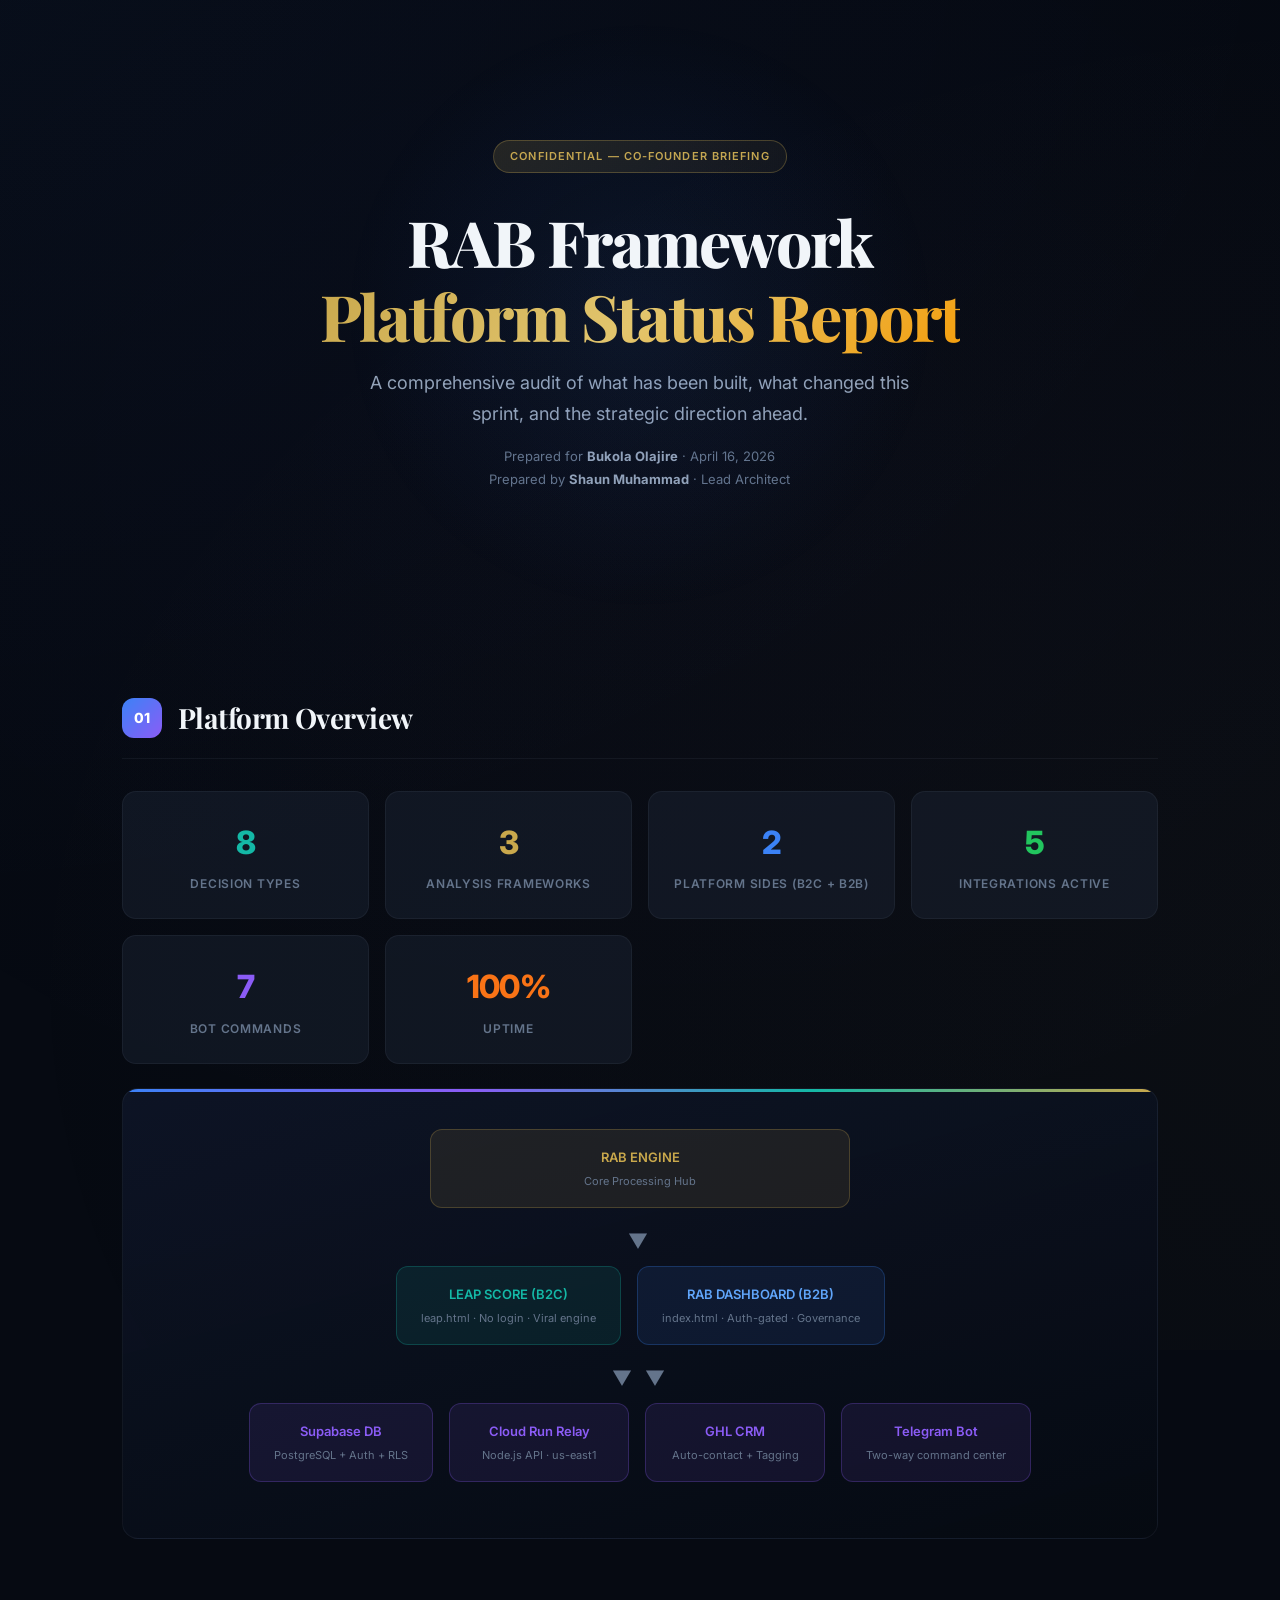
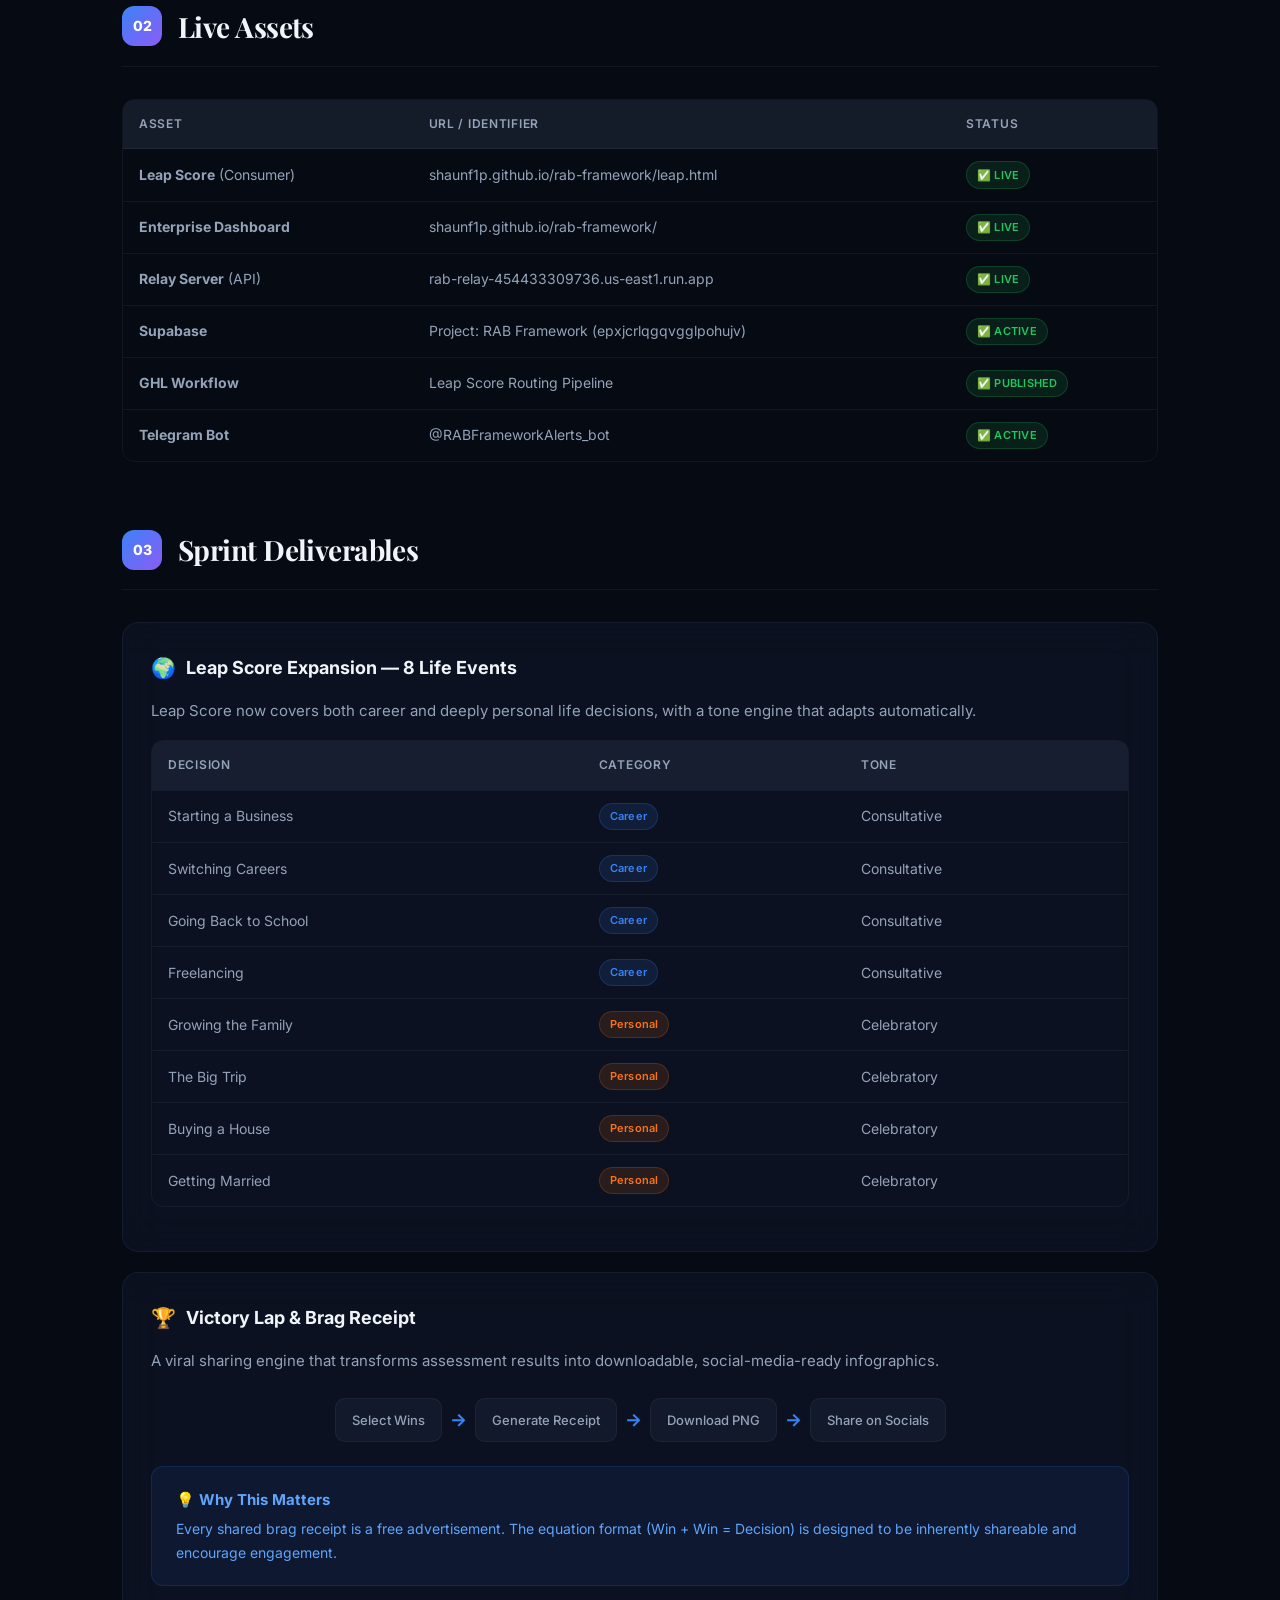
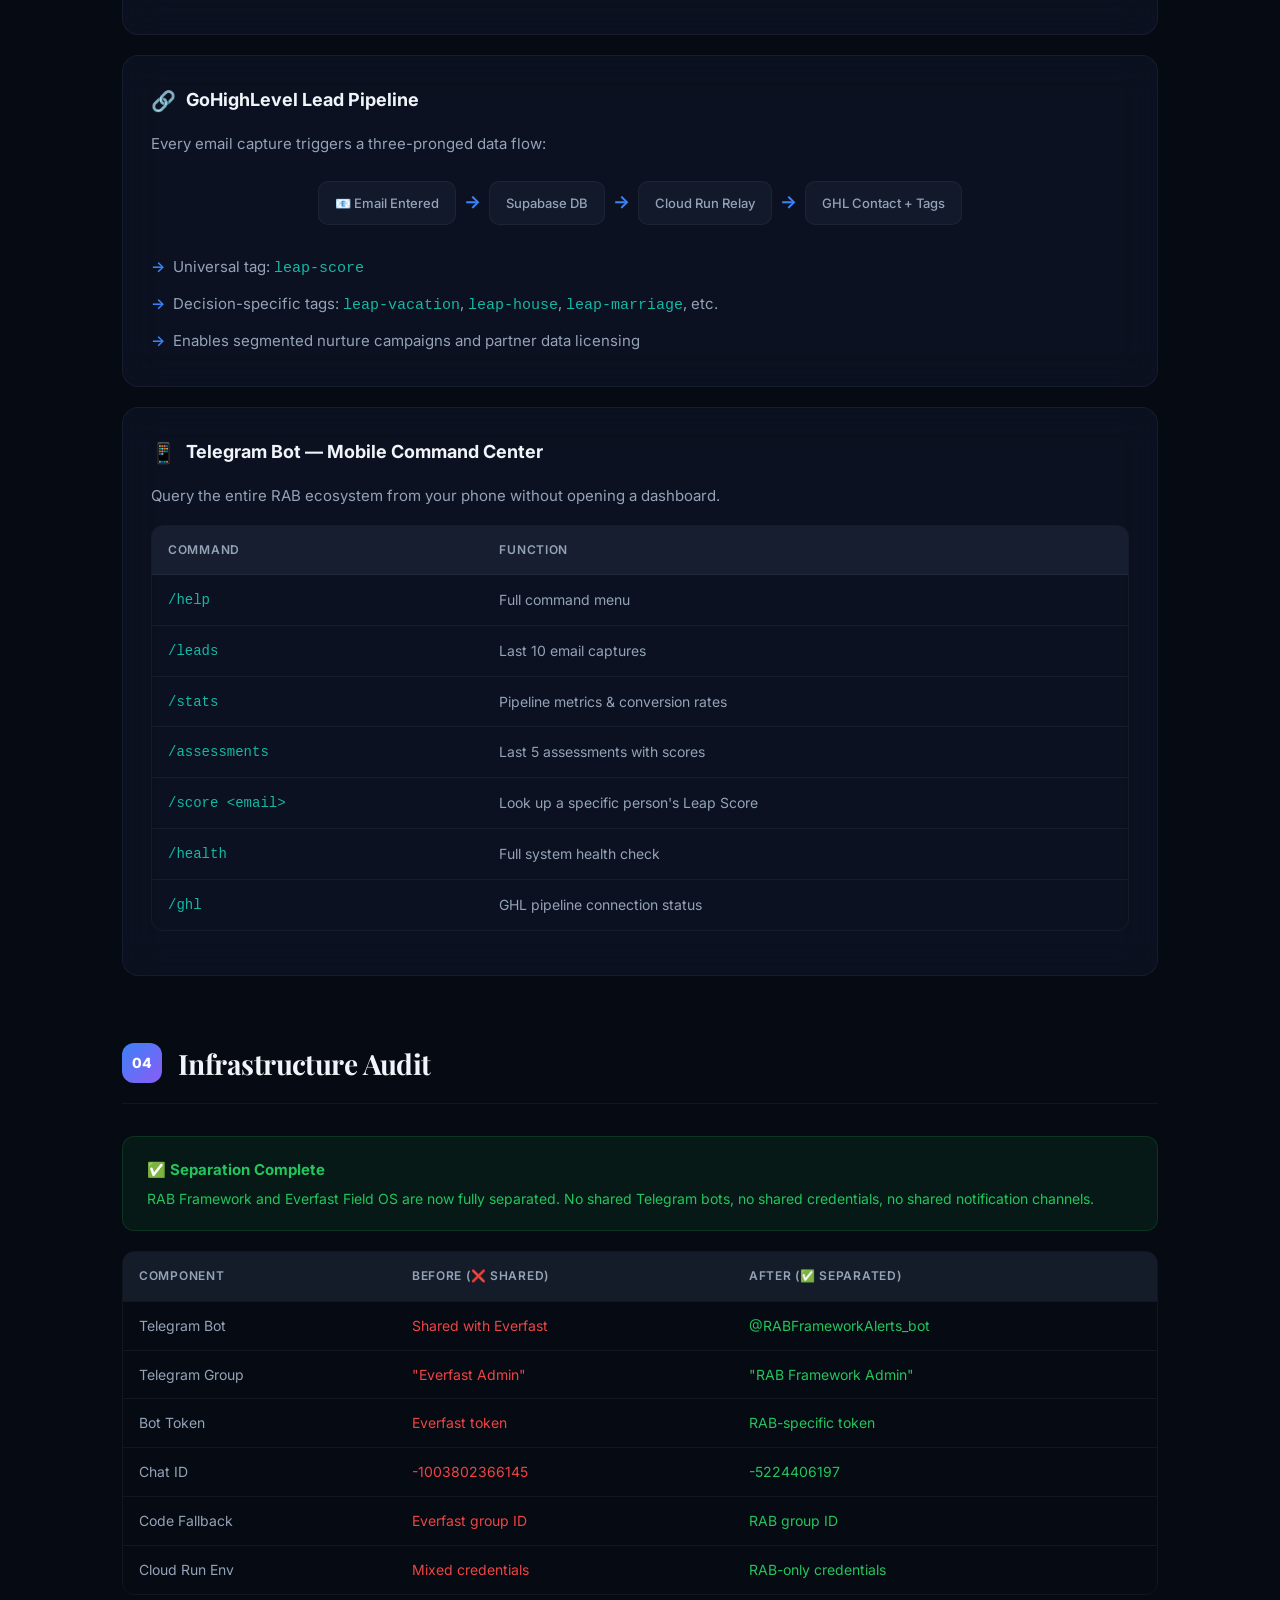
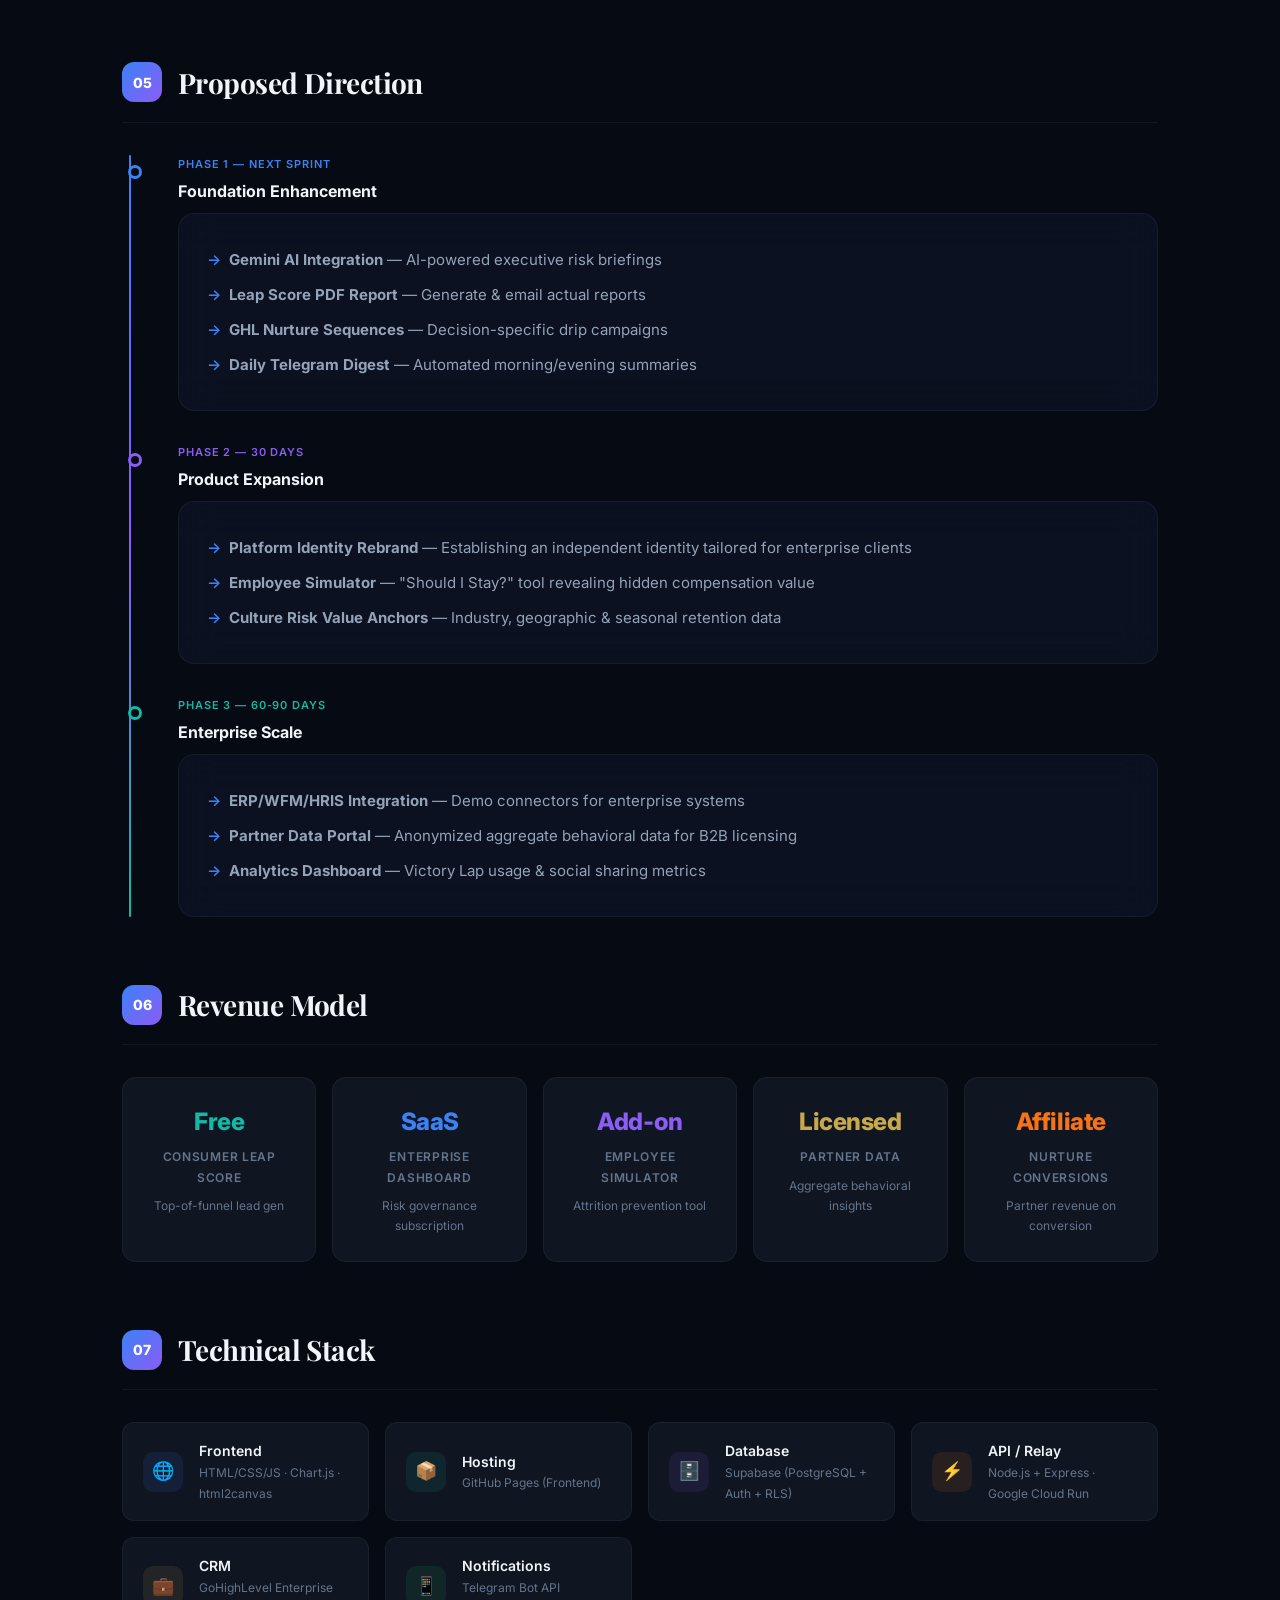
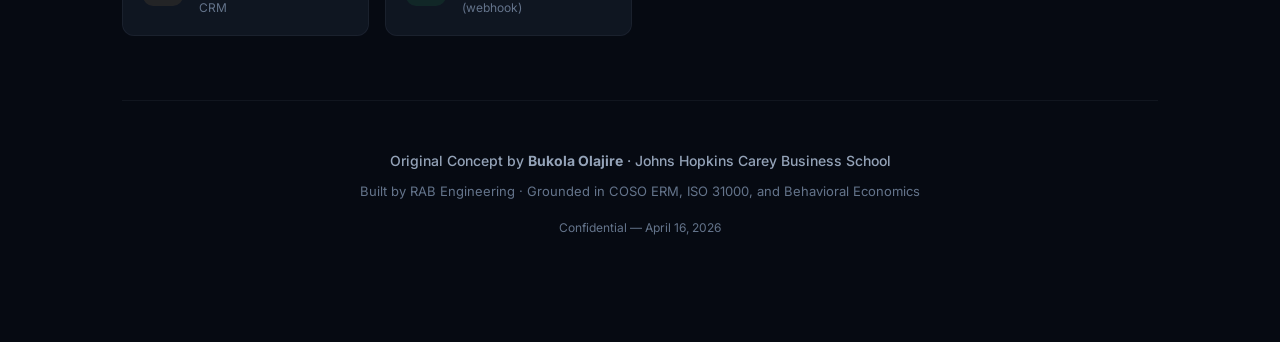
<file: briefing.html>
<!DOCTYPE html>
<html lang="en">
<head>
    <meta charset="UTF-8">
    <meta name="viewport" content="width=device-width, initial-scale=1.0">
    <title>RAB Framework — Co-Founder Briefing</title>
    <link href="https://fonts.googleapis.com/css2?family=Inter:wght@300;400;500;600;700;800;900&family=Playfair+Display:wght@700;800&display=swap" rel="stylesheet">
    <style>
        *, *::before, *::after { box-sizing: border-box; margin: 0; padding: 0; }

        :root {
            --bg: #060a12;
            --bg-card: rgba(15, 23, 42, 0.6);
            --bg-glass: rgba(30, 41, 59, 0.4);
            --border: rgba(148, 163, 184, 0.08);
            --border-accent: rgba(59, 130, 246, 0.2);
            --text: #f1f5f9;
            --text-secondary: #94a3b8;
            --text-dim: #64748b;
            --accent: #3b82f6;
            --accent-glow: #60a5fa;
            --gold: #c9a84c;
            --gold-glow: #e2c56d;
            --teal: #14b8a6;
            --green: #22c55e;
            --red: #ef4444;
            --amber: #f59e0b;
            --purple: #8b5cf6;
            --coral: #f97316;
        }

        body {
            font-family: 'Inter', -apple-system, sans-serif;
            background: var(--bg);
            color: var(--text);
            line-height: 1.7;
            -webkit-font-smoothing: antialiased;
        }

        body::before {
            content: '';
            position: fixed;
            top: -50%; left: -50%;
            width: 200%; height: 200%;
            background:
                radial-gradient(ellipse at 20% 20%, rgba(59,130,246,0.04) 0%, transparent 50%),
                radial-gradient(ellipse at 80% 80%, rgba(201,168,76,0.03) 0%, transparent 50%),
                radial-gradient(ellipse at 50% 50%, rgba(139,92,246,0.02) 0%, transparent 60%);
            z-index: -1;
            pointer-events: none;
        }

        /* ── Hero ──────────────────────────────────── */
        .hero {
            min-height: 70vh;
            display: flex;
            align-items: center;
            justify-content: center;
            text-align: center;
            padding: 4rem 2rem;
            position: relative;
            overflow: hidden;
        }

        .hero::before {
            content: '';
            position: absolute;
            top: 50%; left: 50%;
            width: 600px; height: 600px;
            background: radial-gradient(circle, rgba(59,130,246,0.08) 0%, transparent 70%);
            transform: translate(-50%, -50%);
            animation: pulseGlow 6s ease-in-out infinite;
        }

        @keyframes pulseGlow {
            0%, 100% { opacity: 0.5; transform: translate(-50%, -50%) scale(1); }
            50% { opacity: 1; transform: translate(-50%, -50%) scale(1.2); }
        }

        .hero-badge {
            display: inline-block;
            padding: 0.375rem 1rem;
            background: linear-gradient(135deg, rgba(201,168,76,0.15), rgba(201,168,76,0.05));
            border: 1px solid rgba(201,168,76,0.3);
            border-radius: 100px;
            font-size: 0.6875rem;
            font-weight: 600;
            letter-spacing: 0.1em;
            text-transform: uppercase;
            color: var(--gold);
            margin-bottom: 2rem;
        }

        .hero h1 {
            font-family: 'Playfair Display', Georgia, serif;
            font-size: clamp(2.5rem, 5vw, 4rem);
            font-weight: 800;
            letter-spacing: -0.03em;
            line-height: 1.15;
            margin-bottom: 1rem;
            position: relative;
        }

        .hero h1 .gradient {
            background: linear-gradient(135deg, var(--gold), var(--gold-glow), var(--amber));
            -webkit-background-clip: text;
            -webkit-text-fill-color: transparent;
        }

        .hero .subtitle {
            font-size: 1.125rem;
            color: var(--text-secondary);
            max-width: 580px;
            margin: 0 auto 1rem;
        }

        .hero .meta {
            font-size: 0.8125rem;
            color: var(--text-dim);
        }

        .hero .meta strong { color: var(--text-secondary); }

        /* ── Container ─────────────────────────────── */
        .container {
            max-width: 1100px;
            margin: 0 auto;
            padding: 0 2rem 4rem;
        }

        /* ── Section Headers ───────────────────────── */
        .section-header {
            display: flex;
            align-items: center;
            gap: 1rem;
            margin: 4rem 0 2rem;
            padding-bottom: 1rem;
            border-bottom: 1px solid var(--border);
        }

        .section-num {
            width: 40px; height: 40px;
            display: flex;
            align-items: center;
            justify-content: center;
            background: linear-gradient(135deg, var(--accent), var(--purple));
            border-radius: 12px;
            font-size: 0.875rem;
            font-weight: 800;
            color: white;
            flex-shrink: 0;
        }

        .section-header h2 {
            font-family: 'Playfair Display', Georgia, serif;
            font-size: 1.75rem;
            font-weight: 700;
            letter-spacing: -0.02em;
        }

        /* ── Cards ─────────────────────────────────── */
        .card {
            background: var(--bg-card);
            border: 1px solid var(--border);
            border-radius: 16px;
            padding: 1.75rem;
            margin-bottom: 1.25rem;
            backdrop-filter: blur(20px);
            transition: border-color 0.3s ease, transform 0.3s ease;
        }

        .card:hover {
            border-color: var(--border-accent);
            transform: translateY(-2px);
        }

        .card h3 {
            font-size: 1.125rem;
            font-weight: 700;
            margin-bottom: 0.75rem;
            display: flex;
            align-items: center;
            gap: 0.625rem;
        }

        .card h3 .icon {
            font-size: 1.25rem;
        }

        .card p, .card li {
            color: var(--text-secondary);
            font-size: 0.9375rem;
            line-height: 1.8;
        }

        .card ul { list-style: none; padding: 0; }
        .card li { padding: 0.25rem 0; }
        .card li::before { content: '→'; color: var(--accent); margin-right: 0.5rem; font-weight: 600; }

        /* ── Stats Grid ────────────────────────────── */
        .stats-grid {
            display: grid;
            grid-template-columns: repeat(auto-fit, minmax(200px, 1fr));
            gap: 1rem;
            margin: 1.5rem 0;
        }

        .stat-card {
            background: var(--bg-glass);
            border: 1px solid var(--border);
            border-radius: 14px;
            padding: 1.5rem;
            text-align: center;
            transition: border-color 0.3s ease;
        }

        .stat-card:hover { border-color: var(--border-accent); }

        .stat-value {
            font-size: 2rem;
            font-weight: 800;
            letter-spacing: -0.02em;
            margin-bottom: 0.25rem;
        }

        .stat-value.teal { color: var(--teal); }
        .stat-value.gold { color: var(--gold); }
        .stat-value.accent { color: var(--accent); }
        .stat-value.green { color: var(--green); }
        .stat-value.purple { color: var(--purple); }
        .stat-value.coral { color: var(--coral); }

        .stat-label {
            font-size: 0.75rem;
            color: var(--text-dim);
            text-transform: uppercase;
            letter-spacing: 0.06em;
            font-weight: 600;
        }

        /* ── Tables ────────────────────────────────── */
        .table-wrap {
            overflow-x: auto;
            margin: 1rem 0;
            border-radius: 12px;
            border: 1px solid var(--border);
        }

        table {
            width: 100%;
            border-collapse: collapse;
            font-size: 0.875rem;
        }

        thead { background: rgba(30, 41, 59, 0.6); }

        th {
            padding: 0.875rem 1rem;
            text-align: left;
            font-weight: 600;
            color: var(--text-secondary);
            font-size: 0.75rem;
            text-transform: uppercase;
            letter-spacing: 0.06em;
            border-bottom: 1px solid var(--border);
        }

        td {
            padding: 0.75rem 1rem;
            border-bottom: 1px solid var(--border);
            color: var(--text-secondary);
        }

        tr:last-child td { border-bottom: none; }
        tr:hover td { background: rgba(59, 130, 246, 0.03); }

        .badge {
            display: inline-block;
            padding: 0.2rem 0.625rem;
            border-radius: 100px;
            font-size: 0.6875rem;
            font-weight: 600;
            letter-spacing: 0.02em;
        }

        .badge-live { background: rgba(34,197,94,0.12); color: var(--green); border: 1px solid rgba(34,197,94,0.2); }
        .badge-planned { background: rgba(245,158,11,0.12); color: var(--amber); border: 1px solid rgba(245,158,11,0.2); }
        .badge-pro { background: rgba(59,130,246,0.12); color: var(--accent); border: 1px solid rgba(59,130,246,0.2); }
        .badge-whimsy { background: rgba(249,115,22,0.12); color: var(--coral); border: 1px solid rgba(249,115,22,0.2); }

        /* ── Architecture Diagram ──────────────────── */
        .arch-diagram {
            background: linear-gradient(165deg, rgba(15,23,42,0.8), rgba(6,10,18,0.9));
            border: 1px solid var(--border);
            border-radius: 16px;
            padding: 2.5rem;
            margin: 1.5rem 0;
            font-family: 'Inter', monospace;
            position: relative;
            overflow: hidden;
        }

        .arch-diagram::before {
            content: '';
            position: absolute;
            top: 0; left: 0; right: 0;
            height: 3px;
            background: linear-gradient(90deg, var(--accent), var(--purple), var(--teal), var(--gold));
        }

        .arch-row {
            display: flex;
            gap: 1rem;
            margin-bottom: 1rem;
            justify-content: center;
            flex-wrap: wrap;
        }

        .arch-box {
            padding: 1rem 1.5rem;
            border-radius: 12px;
            text-align: center;
            font-size: 0.8125rem;
            font-weight: 600;
            min-width: 180px;
        }

        .arch-box.consumer {
            background: rgba(20, 184, 166, 0.1);
            border: 1px solid rgba(20, 184, 166, 0.25);
            color: var(--teal);
        }

        .arch-box.enterprise {
            background: rgba(59, 130, 246, 0.1);
            border: 1px solid rgba(59, 130, 246, 0.25);
            color: var(--accent-glow);
        }

        .arch-box.backend {
            background: rgba(139, 92, 246, 0.1);
            border: 1px solid rgba(139, 92, 246, 0.25);
            color: var(--purple);
        }

        .arch-box.parent {
            background: rgba(201, 168, 76, 0.1);
            border: 1px solid rgba(201, 168, 76, 0.25);
            color: var(--gold);
            width: 100%;
            max-width: 420px;
        }

        .arch-box small {
            display: block;
            font-size: 0.6875rem;
            font-weight: 400;
            color: var(--text-dim);
            margin-top: 0.25rem;
        }

        .arch-connector {
            text-align: center;
            color: var(--text-dim);
            font-size: 1.25rem;
            margin: 0.5rem 0;
            letter-spacing: 0.2em;
        }

        /* ── Flow Diagram ──────────────────────────── */
        .flow {
            display: flex;
            align-items: center;
            gap: 0.5rem;
            flex-wrap: wrap;
            justify-content: center;
            margin: 1.5rem 0;
        }

        .flow-step {
            padding: 0.625rem 1rem;
            background: var(--bg-glass);
            border: 1px solid var(--border);
            border-radius: 10px;
            font-size: 0.8125rem;
            font-weight: 500;
            color: var(--text-secondary);
        }

        .flow-arrow {
            color: var(--accent);
            font-weight: 700;
            font-size: 1.125rem;
        }

        /* ── Alert Boxes ───────────────────────────── */
        .alert {
            padding: 1.25rem 1.5rem;
            border-radius: 12px;
            margin: 1.25rem 0;
            font-size: 0.875rem;
            line-height: 1.7;
        }

        .alert-info {
            background: rgba(59, 130, 246, 0.08);
            border: 1px solid rgba(59, 130, 246, 0.15);
            color: var(--accent-glow);
        }

        .alert-success {
            background: rgba(34, 197, 94, 0.08);
            border: 1px solid rgba(34, 197, 94, 0.15);
            color: var(--green);
        }

        .alert-warn {
            background: rgba(245, 158, 11, 0.08);
            border: 1px solid rgba(245, 158, 11, 0.15);
            color: var(--amber);
        }

        .alert-title {
            font-weight: 700;
            margin-bottom: 0.25rem;
            font-size: 0.9375rem;
        }

        /* ── Phases ─────────────────────────────────── */
        .phase-timeline {
            position: relative;
            padding-left: 2rem;
        }

        .phase-timeline::before {
            content: '';
            position: absolute;
            left: 7px;
            top: 0;
            bottom: 0;
            width: 2px;
            background: linear-gradient(180deg, var(--accent), var(--purple), var(--teal));
            border-radius: 2px;
        }

        .phase-item {
            position: relative;
            margin-bottom: 2rem;
            padding-left: 1.5rem;
        }

        .phase-item::before {
            content: '';
            position: absolute;
            left: -1.625rem;
            top: 0.6rem;
            width: 14px;
            height: 14px;
            border-radius: 50%;
            border: 3px solid var(--accent);
            background: var(--bg);
        }

        .phase-item:nth-child(2)::before { border-color: var(--purple); }
        .phase-item:nth-child(3)::before { border-color: var(--teal); }

        .phase-item h4 {
            font-size: 1rem;
            font-weight: 700;
            margin-bottom: 0.5rem;
        }

        .phase-item .phase-label {
            font-size: 0.6875rem;
            text-transform: uppercase;
            letter-spacing: 0.08em;
            font-weight: 600;
            color: var(--accent);
            margin-bottom: 0.25rem;
        }

        .phase-item:nth-child(2) .phase-label { color: var(--purple); }
        .phase-item:nth-child(3) .phase-label { color: var(--teal); }

        /* ── Tech Stack ────────────────────────────── */
        .tech-grid {
            display: grid;
            grid-template-columns: repeat(auto-fit, minmax(240px, 1fr));
            gap: 1rem;
            margin: 1.5rem 0;
        }

        .tech-item {
            display: flex;
            align-items: center;
            gap: 1rem;
            padding: 1rem 1.25rem;
            background: var(--bg-glass);
            border: 1px solid var(--border);
            border-radius: 12px;
        }

        .tech-icon {
            width: 40px; height: 40px;
            border-radius: 10px;
            display: flex;
            align-items: center;
            justify-content: center;
            font-size: 1.125rem;
            flex-shrink: 0;
        }

        .tech-item .tech-name { font-weight: 600; font-size: 0.875rem; }
        .tech-item .tech-desc { font-size: 0.75rem; color: var(--text-dim); }

        /* ── Footer ────────────────────────────────── */
        .footer {
            text-align: center;
            padding: 3rem 2rem;
            border-top: 1px solid var(--border);
            margin-top: 4rem;
        }

        .footer p { color: var(--text-dim); font-size: 0.8125rem; }
        .footer .origin { color: var(--text-secondary); font-size: 0.875rem; margin-bottom: 0.5rem; font-weight: 500; }

        /* ── Responsive ────────────────────────────── */
        @media (max-width: 768px) {
            .container { padding: 0 1.25rem 3rem; }
            .hero { min-height: 50vh; padding: 3rem 1.25rem; }
            .arch-row { flex-direction: column; align-items: center; }
            .stats-grid { grid-template-columns: repeat(2, 1fr); }
        }

        /* ── Print ─────────────────────────────────── */
        @media print {
            body { background: white; color: #1a1a1a; }
            .card { border: 1px solid #ddd; background: #fafafa; }
            .hero::before { display: none; }
        }
    </style>
</head>
<body>

    <!-- ═══ HERO ═══ -->
    <section class="hero">
        <div>
            <div class="hero-badge">Confidential — Co-Founder Briefing</div>
            <h1>RAB Framework<br><span class="gradient">Platform Status Report</span></h1>
            <p class="subtitle">A comprehensive audit of what has been built, what changed this sprint, and the strategic direction ahead.</p>
            <p class="meta">Prepared for <strong>Bukola Olajire</strong> · April 16, 2026<br>Prepared by <strong>Shaun Muhammad</strong> · Lead Architect</p>
        </div>
    </section>

    <div class="container">

        <!-- ═══ SECTION 1: PLATFORM OVERVIEW ═══ -->
        <div class="section-header">
            <div class="section-num">01</div>
            <h2>Platform Overview</h2>
        </div>

        <div class="stats-grid">
            <div class="stat-card">
                <div class="stat-value teal">8</div>
                <div class="stat-label">Decision Types</div>
            </div>
            <div class="stat-card">
                <div class="stat-value gold">3</div>
                <div class="stat-label">Analysis Frameworks</div>
            </div>
            <div class="stat-card">
                <div class="stat-value accent">2</div>
                <div class="stat-label">Platform Sides (B2C + B2B)</div>
            </div>
            <div class="stat-card">
                <div class="stat-value green">5</div>
                <div class="stat-label">Integrations Active</div>
            </div>
            <div class="stat-card">
                <div class="stat-value purple">7</div>
                <div class="stat-label">Bot Commands</div>
            </div>
            <div class="stat-card">
                <div class="stat-value coral">100%</div>
                <div class="stat-label">Uptime</div>
            </div>
        </div>

        <div class="arch-diagram">
            <div class="arch-row">
                <div class="arch-box parent">RAB ENGINE<small>Core Processing Hub</small></div>
            </div>
            <div class="arch-connector">▼</div>
            <div class="arch-row">
                <div class="arch-box consumer">LEAP SCORE (B2C)<small>leap.html · No login · Viral engine</small></div>
                <div class="arch-box enterprise">RAB DASHBOARD (B2B)<small>index.html · Auth-gated · Governance</small></div>
            </div>
            <div class="arch-connector">▼ ▼</div>
            <div class="arch-row">
                <div class="arch-box backend">Supabase DB<small>PostgreSQL + Auth + RLS</small></div>
                <div class="arch-box backend">Cloud Run Relay<small>Node.js API · us-east1</small></div>
                <div class="arch-box backend">GHL CRM<small>Auto-contact + Tagging</small></div>
                <div class="arch-box backend">Telegram Bot<small>Two-way command center</small></div>
            </div>
        </div>

        <!-- ═══ SECTION 2: LIVE ASSETS ═══ -->
        <div class="section-header">
            <div class="section-num">02</div>
            <h2>Live Assets</h2>
        </div>

        <div class="table-wrap">
            <table>
                <thead>
                    <tr>
                        <th>Asset</th>
                        <th>URL / Identifier</th>
                        <th>Status</th>
                    </tr>
                </thead>
                <tbody>
                    <tr>
                        <td><strong>Leap Score</strong> (Consumer)</td>
                        <td>shaunf1p.github.io/rab-framework/leap.html</td>
                        <td><span class="badge badge-live">✅ LIVE</span></td>
                    </tr>
                    <tr>
                        <td><strong>Enterprise Dashboard</strong></td>
                        <td>shaunf1p.github.io/rab-framework/</td>
                        <td><span class="badge badge-live">✅ LIVE</span></td>
                    </tr>
                    <tr>
                        <td><strong>Relay Server</strong> (API)</td>
                        <td>rab-relay-454433309736.us-east1.run.app</td>
                        <td><span class="badge badge-live">✅ LIVE</span></td>
                    </tr>
                    <tr>
                        <td><strong>Supabase</strong></td>
                        <td>Project: RAB Framework (epxjcrlqgqvgglpohujv)</td>
                        <td><span class="badge badge-live">✅ ACTIVE</span></td>
                    </tr>
                    <tr>
                        <td><strong>GHL Workflow</strong></td>
                        <td>Leap Score Routing Pipeline</td>
                        <td><span class="badge badge-live">✅ PUBLISHED</span></td>
                    </tr>
                    <tr>
                        <td><strong>Telegram Bot</strong></td>
                        <td>@RABFrameworkAlerts_bot</td>
                        <td><span class="badge badge-live">✅ ACTIVE</span></td>
                    </tr>
                </tbody>
            </table>
        </div>

        <!-- ═══ SECTION 3: SPRINT DELIVERABLES ═══ -->
        <div class="section-header">
            <div class="section-num">03</div>
            <h2>Sprint Deliverables</h2>
        </div>

        <div class="card">
            <h3><span class="icon">🌍</span> Leap Score Expansion — 8 Life Events</h3>
            <p>Leap Score now covers both career and deeply personal life decisions, with a tone engine that adapts automatically.</p>
            <div class="table-wrap" style="margin-top: 1rem;">
                <table>
                    <thead><tr><th>Decision</th><th>Category</th><th>Tone</th></tr></thead>
                    <tbody>
                        <tr><td>Starting a Business</td><td><span class="badge badge-pro">Career</span></td><td>Consultative</td></tr>
                        <tr><td>Switching Careers</td><td><span class="badge badge-pro">Career</span></td><td>Consultative</td></tr>
                        <tr><td>Going Back to School</td><td><span class="badge badge-pro">Career</span></td><td>Consultative</td></tr>
                        <tr><td>Freelancing</td><td><span class="badge badge-pro">Career</span></td><td>Consultative</td></tr>
                        <tr><td>Growing the Family</td><td><span class="badge badge-whimsy">Personal</span></td><td>Celebratory</td></tr>
                        <tr><td>The Big Trip</td><td><span class="badge badge-whimsy">Personal</span></td><td>Celebratory</td></tr>
                        <tr><td>Buying a House</td><td><span class="badge badge-whimsy">Personal</span></td><td>Celebratory</td></tr>
                        <tr><td>Getting Married</td><td><span class="badge badge-whimsy">Personal</span></td><td>Celebratory</td></tr>
                    </tbody>
                </table>
            </div>
        </div>

        <div class="card">
            <h3><span class="icon">🏆</span> Victory Lap & Brag Receipt</h3>
            <p>A viral sharing engine that transforms assessment results into downloadable, social-media-ready infographics.</p>
            <div class="flow">
                <span class="flow-step">Select Wins</span>
                <span class="flow-arrow">→</span>
                <span class="flow-step">Generate Receipt</span>
                <span class="flow-arrow">→</span>
                <span class="flow-step">Download PNG</span>
                <span class="flow-arrow">→</span>
                <span class="flow-step">Share on Socials</span>
            </div>
            <div class="alert alert-info">
                <div class="alert-title">💡 Why This Matters</div>
                Every shared brag receipt is a free advertisement. The equation format (Win + Win = Decision) is designed to be inherently shareable and encourage engagement.
            </div>
        </div>

        <div class="card">
            <h3><span class="icon">🔗</span> GoHighLevel Lead Pipeline</h3>
            <p>Every email capture triggers a three-pronged data flow:</p>
            <div class="flow">
                <span class="flow-step">📧 Email Entered</span>
                <span class="flow-arrow">→</span>
                <span class="flow-step">Supabase DB</span>
                <span class="flow-arrow">→</span>
                <span class="flow-step">Cloud Run Relay</span>
                <span class="flow-arrow">→</span>
                <span class="flow-step">GHL Contact + Tags</span>
            </div>
            <ul>
                <li>Universal tag: <code style="color:var(--teal);">leap-score</code></li>
                <li>Decision-specific tags: <code style="color:var(--teal);">leap-vacation</code>, <code style="color:var(--teal);">leap-house</code>, <code style="color:var(--teal);">leap-marriage</code>, etc.</li>
                <li>Enables segmented nurture campaigns and partner data licensing</li>
            </ul>
        </div>

        <div class="card">
            <h3><span class="icon">📱</span> Telegram Bot — Mobile Command Center</h3>
            <p>Query the entire RAB ecosystem from your phone without opening a dashboard.</p>
            <div class="table-wrap" style="margin-top: 1rem;">
                <table>
                    <thead><tr><th>Command</th><th>Function</th></tr></thead>
                    <tbody>
                        <tr><td><code style="color:var(--teal);">/help</code></td><td>Full command menu</td></tr>
                        <tr><td><code style="color:var(--teal);">/leads</code></td><td>Last 10 email captures</td></tr>
                        <tr><td><code style="color:var(--teal);">/stats</code></td><td>Pipeline metrics & conversion rates</td></tr>
                        <tr><td><code style="color:var(--teal);">/assessments</code></td><td>Last 5 assessments with scores</td></tr>
                        <tr><td><code style="color:var(--teal);">/score &lt;email&gt;</code></td><td>Look up a specific person's Leap Score</td></tr>
                        <tr><td><code style="color:var(--teal);">/health</code></td><td>Full system health check</td></tr>
                        <tr><td><code style="color:var(--teal);">/ghl</code></td><td>GHL pipeline connection status</td></tr>
                    </tbody>
                </table>
            </div>
        </div>

        <!-- ═══ SECTION 4: INFRASTRUCTURE AUDIT ═══ -->
        <div class="section-header">
            <div class="section-num">04</div>
            <h2>Infrastructure Audit</h2>
        </div>

        <div class="alert alert-success">
            <div class="alert-title">✅ Separation Complete</div>
            RAB Framework and Everfast Field OS are now fully separated. No shared Telegram bots, no shared credentials, no shared notification channels.
        </div>

        <div class="table-wrap">
            <table>
                <thead>
                    <tr>
                        <th>Component</th>
                        <th>Before (❌ Shared)</th>
                        <th>After (✅ Separated)</th>
                    </tr>
                </thead>
                <tbody>
                    <tr><td>Telegram Bot</td><td style="color:var(--red);">Shared with Everfast</td><td style="color:var(--green);">@RABFrameworkAlerts_bot</td></tr>
                    <tr><td>Telegram Group</td><td style="color:var(--red);">"Everfast Admin"</td><td style="color:var(--green);">"RAB Framework Admin"</td></tr>
                    <tr><td>Bot Token</td><td style="color:var(--red);">Everfast token</td><td style="color:var(--green);">RAB-specific token</td></tr>
                    <tr><td>Chat ID</td><td style="color:var(--red);">-1003802366145</td><td style="color:var(--green);">-5224406197</td></tr>
                    <tr><td>Code Fallback</td><td style="color:var(--red);">Everfast group ID</td><td style="color:var(--green);">RAB group ID</td></tr>
                    <tr><td>Cloud Run Env</td><td style="color:var(--red);">Mixed credentials</td><td style="color:var(--green);">RAB-only credentials</td></tr>
                </tbody>
            </table>
        </div>

        <!-- ═══ SECTION 5: PROPOSED DIRECTION ═══ -->
        <div class="section-header">
            <div class="section-num">05</div>
            <h2>Proposed Direction</h2>
        </div>

        <div class="phase-timeline">
            <div class="phase-item">
                <div class="phase-label">Phase 1 — Next Sprint</div>
                <h4>Foundation Enhancement</h4>
                <div class="card" style="margin-top: 0.5rem;">
                    <ul>
                        <li><strong>Gemini AI Integration</strong> — AI-powered executive risk briefings</li>
                        <li><strong>Leap Score PDF Report</strong> — Generate & email actual reports</li>
                        <li><strong>GHL Nurture Sequences</strong> — Decision-specific drip campaigns</li>
                        <li><strong>Daily Telegram Digest</strong> — Automated morning/evening summaries</li>
                    </ul>
                </div>
            </div>
            <div class="phase-item">
                <div class="phase-label">Phase 2 — 30 Days</div>
                <h4>Product Expansion</h4>
                <div class="card" style="margin-top: 0.5rem;">
                    <ul>
                        <li><strong>Platform Identity Rebrand</strong> — Establishing an independent identity tailored for enterprise clients</li>
                        <li><strong>Employee Simulator</strong> — "Should I Stay?" tool revealing hidden compensation value</li>
                        <li><strong>Culture Risk Value Anchors</strong> — Industry, geographic & seasonal retention data</li>
                    </ul>
                </div>
            </div>
            <div class="phase-item">
                <div class="phase-label">Phase 3 — 60-90 Days</div>
                <h4>Enterprise Scale</h4>
                <div class="card" style="margin-top: 0.5rem;">
                    <ul>
                        <li><strong>ERP/WFM/HRIS Integration</strong> — Demo connectors for enterprise systems</li>
                        <li><strong>Partner Data Portal</strong> — Anonymized aggregate behavioral data for B2B licensing</li>
                        <li><strong>Analytics Dashboard</strong> — Victory Lap usage & social sharing metrics</li>
                    </ul>
                </div>
            </div>
        </div>

        <!-- ═══ SECTION 6: REVENUE MODEL ═══ -->
        <div class="section-header">
            <div class="section-num">06</div>
            <h2>Revenue Model</h2>
        </div>

        <div class="stats-grid" style="grid-template-columns: repeat(auto-fit, minmax(180px, 1fr));">
            <div class="stat-card">
                <div class="stat-value" style="font-size:1.5rem; color: var(--teal);">Free</div>
                <div class="stat-label">Consumer Leap Score</div>
                <p style="font-size:0.75rem; color:var(--text-dim); margin-top:0.5rem;">Top-of-funnel lead gen</p>
            </div>
            <div class="stat-card">
                <div class="stat-value" style="font-size:1.5rem; color: var(--accent);">SaaS</div>
                <div class="stat-label">Enterprise Dashboard</div>
                <p style="font-size:0.75rem; color:var(--text-dim); margin-top:0.5rem;">Risk governance subscription</p>
            </div>
            <div class="stat-card">
                <div class="stat-value" style="font-size:1.5rem; color: var(--purple);">Add-on</div>
                <div class="stat-label">Employee Simulator</div>
                <p style="font-size:0.75rem; color:var(--text-dim); margin-top:0.5rem;">Attrition prevention tool</p>
            </div>
            <div class="stat-card">
                <div class="stat-value" style="font-size:1.5rem; color: var(--gold);">Licensed</div>
                <div class="stat-label">Partner Data</div>
                <p style="font-size:0.75rem; color:var(--text-dim); margin-top:0.5rem;">Aggregate behavioral insights</p>
            </div>
            <div class="stat-card">
                <div class="stat-value" style="font-size:1.5rem; color: var(--coral);">Affiliate</div>
                <div class="stat-label">Nurture Conversions</div>
                <p style="font-size:0.75rem; color:var(--text-dim); margin-top:0.5rem;">Partner revenue on conversion</p>
            </div>
        </div>

        <!-- ═══ SECTION 7: TECH STACK ═══ -->
        <div class="section-header">
            <div class="section-num">07</div>
            <h2>Technical Stack</h2>
        </div>

        <div class="tech-grid">
            <div class="tech-item">
                <div class="tech-icon" style="background:rgba(59,130,246,0.1); color:var(--accent);">🌐</div>
                <div>
                    <div class="tech-name">Frontend</div>
                    <div class="tech-desc">HTML/CSS/JS · Chart.js · html2canvas</div>
                </div>
            </div>
            <div class="tech-item">
                <div class="tech-icon" style="background:rgba(20,184,166,0.1); color:var(--teal);">📦</div>
                <div>
                    <div class="tech-name">Hosting</div>
                    <div class="tech-desc">GitHub Pages (Frontend)</div>
                </div>
            </div>
            <div class="tech-item">
                <div class="tech-icon" style="background:rgba(139,92,246,0.1); color:var(--purple);">🗄️</div>
                <div>
                    <div class="tech-name">Database</div>
                    <div class="tech-desc">Supabase (PostgreSQL + Auth + RLS)</div>
                </div>
            </div>
            <div class="tech-item">
                <div class="tech-icon" style="background:rgba(249,115,22,0.1); color:var(--coral);">⚡</div>
                <div>
                    <div class="tech-name">API / Relay</div>
                    <div class="tech-desc">Node.js + Express · Google Cloud Run</div>
                </div>
            </div>
            <div class="tech-item">
                <div class="tech-icon" style="background:rgba(201,168,76,0.1); color:var(--gold);">💼</div>
                <div>
                    <div class="tech-name">CRM</div>
                    <div class="tech-desc">GoHighLevel Enterprise CRM</div>
                </div>
            </div>
            <div class="tech-item">
                <div class="tech-icon" style="background:rgba(34,197,94,0.1); color:var(--green);">📱</div>
                <div>
                    <div class="tech-name">Notifications</div>
                    <div class="tech-desc">Telegram Bot API (webhook)</div>
                </div>
            </div>
        </div>

        <!-- ═══ FOOTER ═══ -->
        <div class="footer">
            <p class="origin">Original Concept by <strong>Bukola Olajire</strong> · Johns Hopkins Carey Business School</p>
            <p>Built by RAB Engineering · Grounded in COSO ERM, ISO 31000, and Behavioral Economics</p>
            <p style="margin-top:1rem; color: var(--text-dim); font-size: 0.75rem;">Confidential — April 16, 2026</p>
        </div>

    </div>

</body>
</html>
</file>
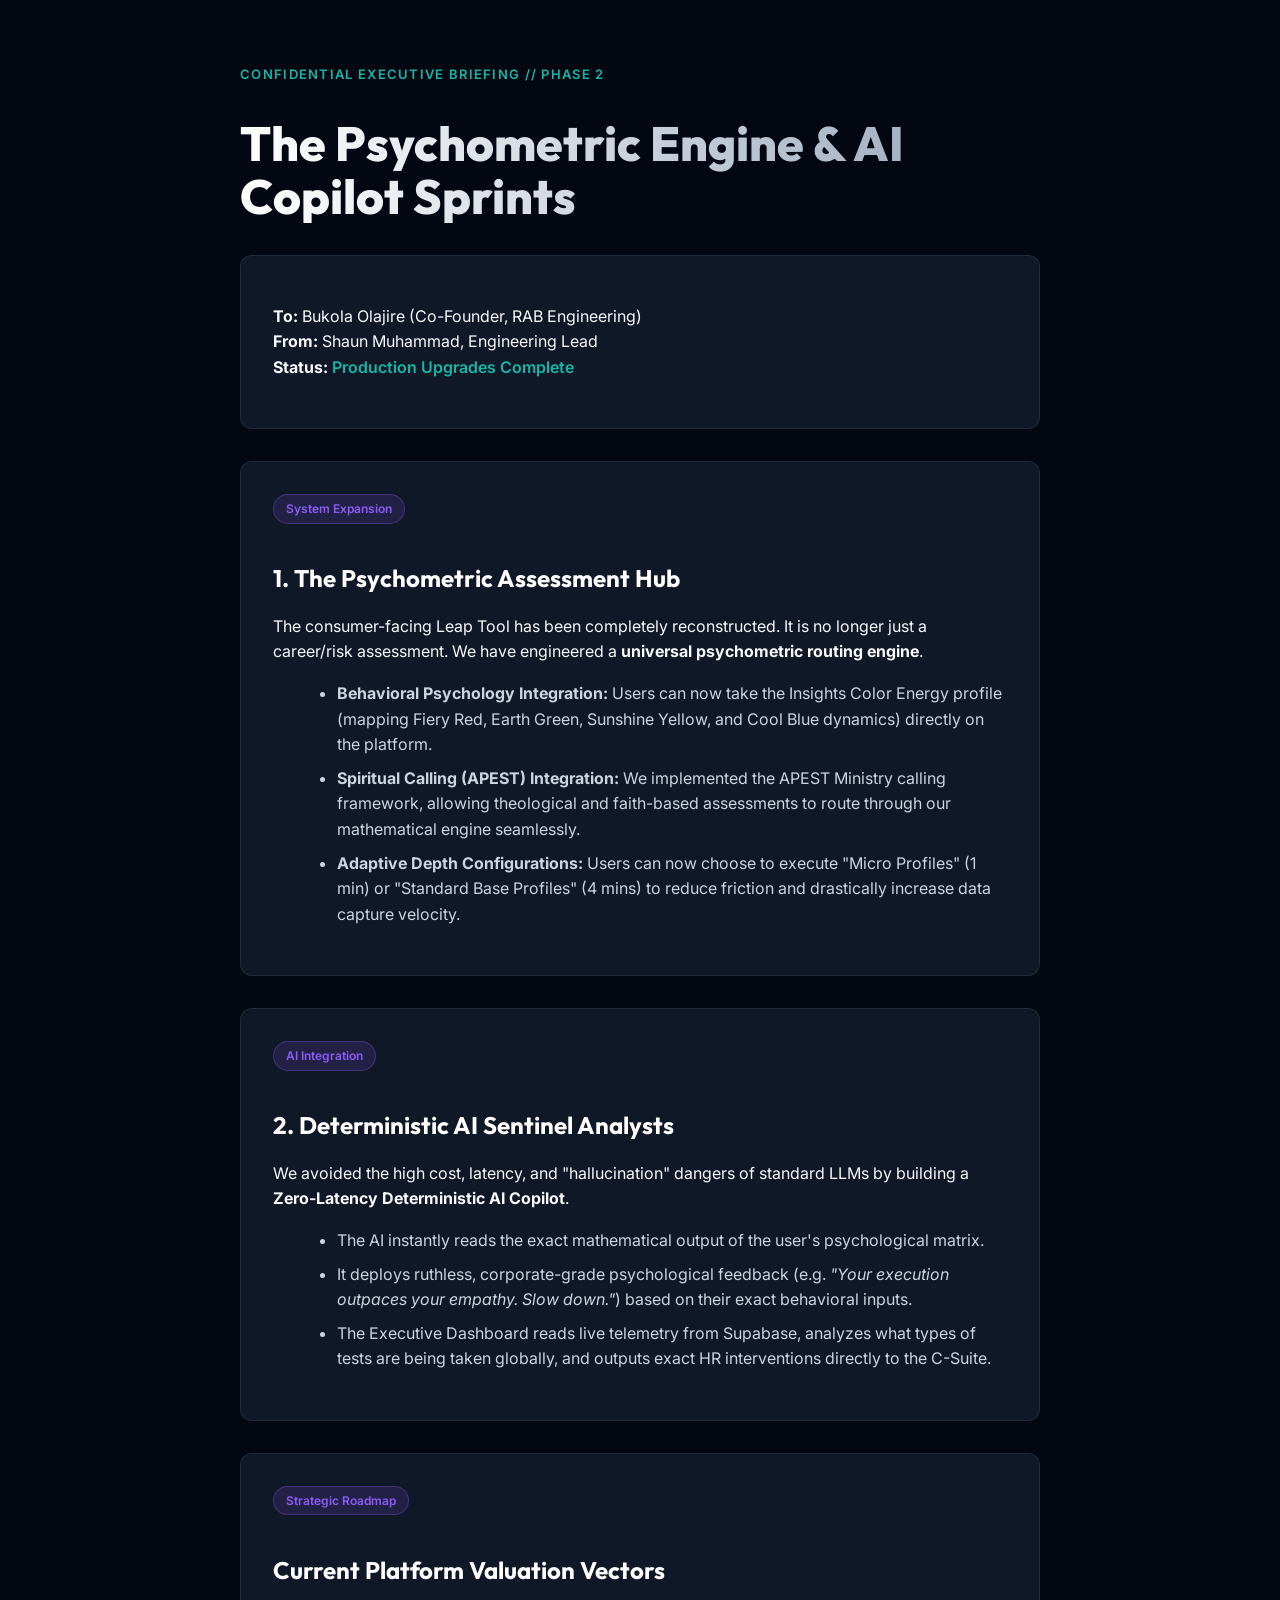
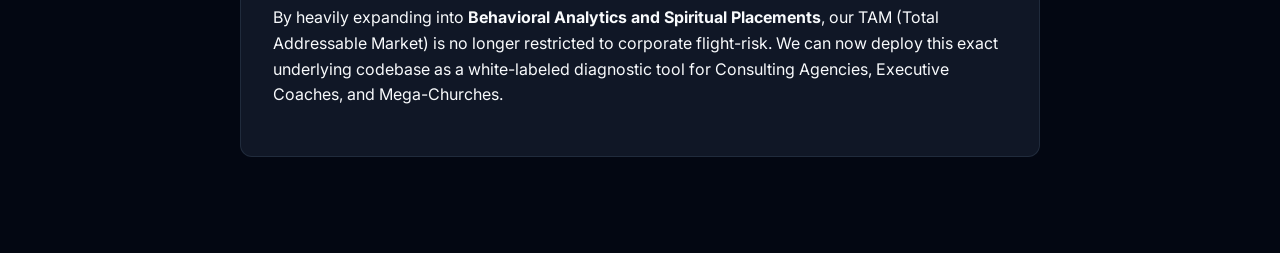
<file: bukola-briefing-v2.html>
<!DOCTYPE html>
<html lang="en">
<head>
    <meta charset="UTF-8">
    <meta name="viewport" content="width=device-width, initial-scale=1.0">
    <title>RAB Framework: Phase 2 Executive Briefing</title>
    <link href="https://fonts.googleapis.com/css2?family=Outfit:wght@300;400;600;800&family=Inter:wght@400;500;600&display=swap" rel="stylesheet">
    <style>
        :root {
            --bg-base: #030712;
            --bg-card: rgba(30, 41, 59, 0.5);
            --border: rgba(51, 65, 85, 0.5);
            --teal: #14b8a6;
            --amber: #f59e0b;
            --violet: #8b5cf6;
            --rose: #f43f5e;
            --text-primary: #f8fafc;
        }
        body {
            background-color: var(--bg-base);
            color: var(--text-primary);
            font-family: 'Inter', sans-serif;
            margin: 0;
            padding: 4rem 2rem;
            line-height: 1.6;
        }
        .container {
            max-width: 800px;
            margin: 0 auto;
        }
        .eyebrow {
            color: var(--teal);
            text-transform: uppercase;
            letter-spacing: 0.1em;
            font-size: 0.8125rem;
            font-weight: 600;
            margin-bottom: 1rem;
        }
        h1 {
            font-family: 'Outfit', sans-serif;
            font-size: 3rem;
            font-weight: 800;
            line-height: 1.1;
            margin-bottom: 2rem;
            background: linear-gradient(to right, #fff, #94a3b8);
            -webkit-background-clip: text;
            -webkit-text-fill-color: transparent;
        }
        .card {
            background: var(--bg-card);
            border: 1px solid var(--border);
            border-radius: 12px;
            padding: 2rem;
            margin-bottom: 2rem;
        }
        h2 { font-family: 'Outfit', sans-serif; margin-bottom: 1rem; color: #fff; }
        .tag {
            display: inline-block;
            background: rgba(139, 92, 246, 0.15);
            color: var(--violet);
            border: 1px solid rgba(139, 92, 246, 0.3);
            padding: 0.25rem 0.75rem;
            border-radius: 99px;
            font-size: 0.75rem;
            font-weight: 600;
            margin-bottom: 1rem;
        }
        ul { margin-left: 1.5rem; color: #cbd5e1; }
        li { margin-bottom: 0.5rem; }
        .highlight { color: var(--teal); font-weight: 600; }
        .metric { font-size: 2rem; font-family: 'Outfit'; font-weight: 800; color: var(--amber); }
    </style>
</head>
<body>
    <div class="container">
        <div class="eyebrow">Confidential Executive Briefing // Phase 2</div>
        <h1>The Psychometric Engine & AI Copilot Sprints</h1>

        <div class="card">
            <p><strong>To:</strong> Bukola Olajire (Co-Founder, RAB Engineering)<br>
            <strong>From:</strong> Shaun Muhammad, Engineering Lead<br>
            <strong>Status:</strong> <span class="highlight">Production Upgrades Complete</span></p>
        </div>

        <div class="card">
            <div class="tag">System Expansion</div>
            <h2>1. The Psychometric Assessment Hub</h2>
            <p>The consumer-facing Leap Tool has been completely reconstructed. It is no longer just a career/risk assessment. We have engineered a <strong>universal psychometric routing engine</strong>.</p>
            <ul>
                <li><strong>Behavioral Psychology Integration:</strong> Users can now take the Insights Color Energy profile (mapping Fiery Red, Earth Green, Sunshine Yellow, and Cool Blue dynamics) directly on the platform.</li>
                <li><strong>Spiritual Calling (APEST) Integration:</strong> We implemented the APEST Ministry calling framework, allowing theological and faith-based assessments to route through our mathematical engine seamlessly.</li>
                <li><strong>Adaptive Depth Configurations:</strong> Users can now choose to execute "Micro Profiles" (1 min) or "Standard Base Profiles" (4 mins) to reduce friction and drastically increase data capture velocity.</li>
            </ul>
        </div>

        <div class="card">
            <div class="tag">AI Integration</div>
            <h2>2. Deterministic AI Sentinel Analysts</h2>
            <p>We avoided the high cost, latency, and "hallucination" dangers of standard LLMs by building a <strong>Zero-Latency Deterministic AI Copilot</strong>.</p>
            <ul>
                <li>The AI instantly reads the exact mathematical output of the user's psychological matrix.</li>
                <li>It deploys ruthless, corporate-grade psychological feedback (e.g. <em>"Your execution outpaces your empathy. Slow down."</em>) based on their exact behavioral inputs.</li>
                <li>The Executive Dashboard reads live telemetry from Supabase, analyzes what types of tests are being taken globally, and outputs exact HR interventions directly to the C-Suite.</li>
            </ul>
        </div>

        <div class="card">
            <div class="tag">Strategic Roadmap</div>
            <h2>Current Platform Valuation Vectors</h2>
            <p>By heavily expanding into <strong>Behavioral Analytics and Spiritual Placements</strong>, our TAM (Total Addressable Market) is no longer restricted to corporate flight-risk. We can now deploy this exact underlying codebase as a white-labeled diagnostic tool for Consulting Agencies, Executive Coaches, and Mega-Churches.</p>
        </div>
    </div>
</body>
</html>
</file>
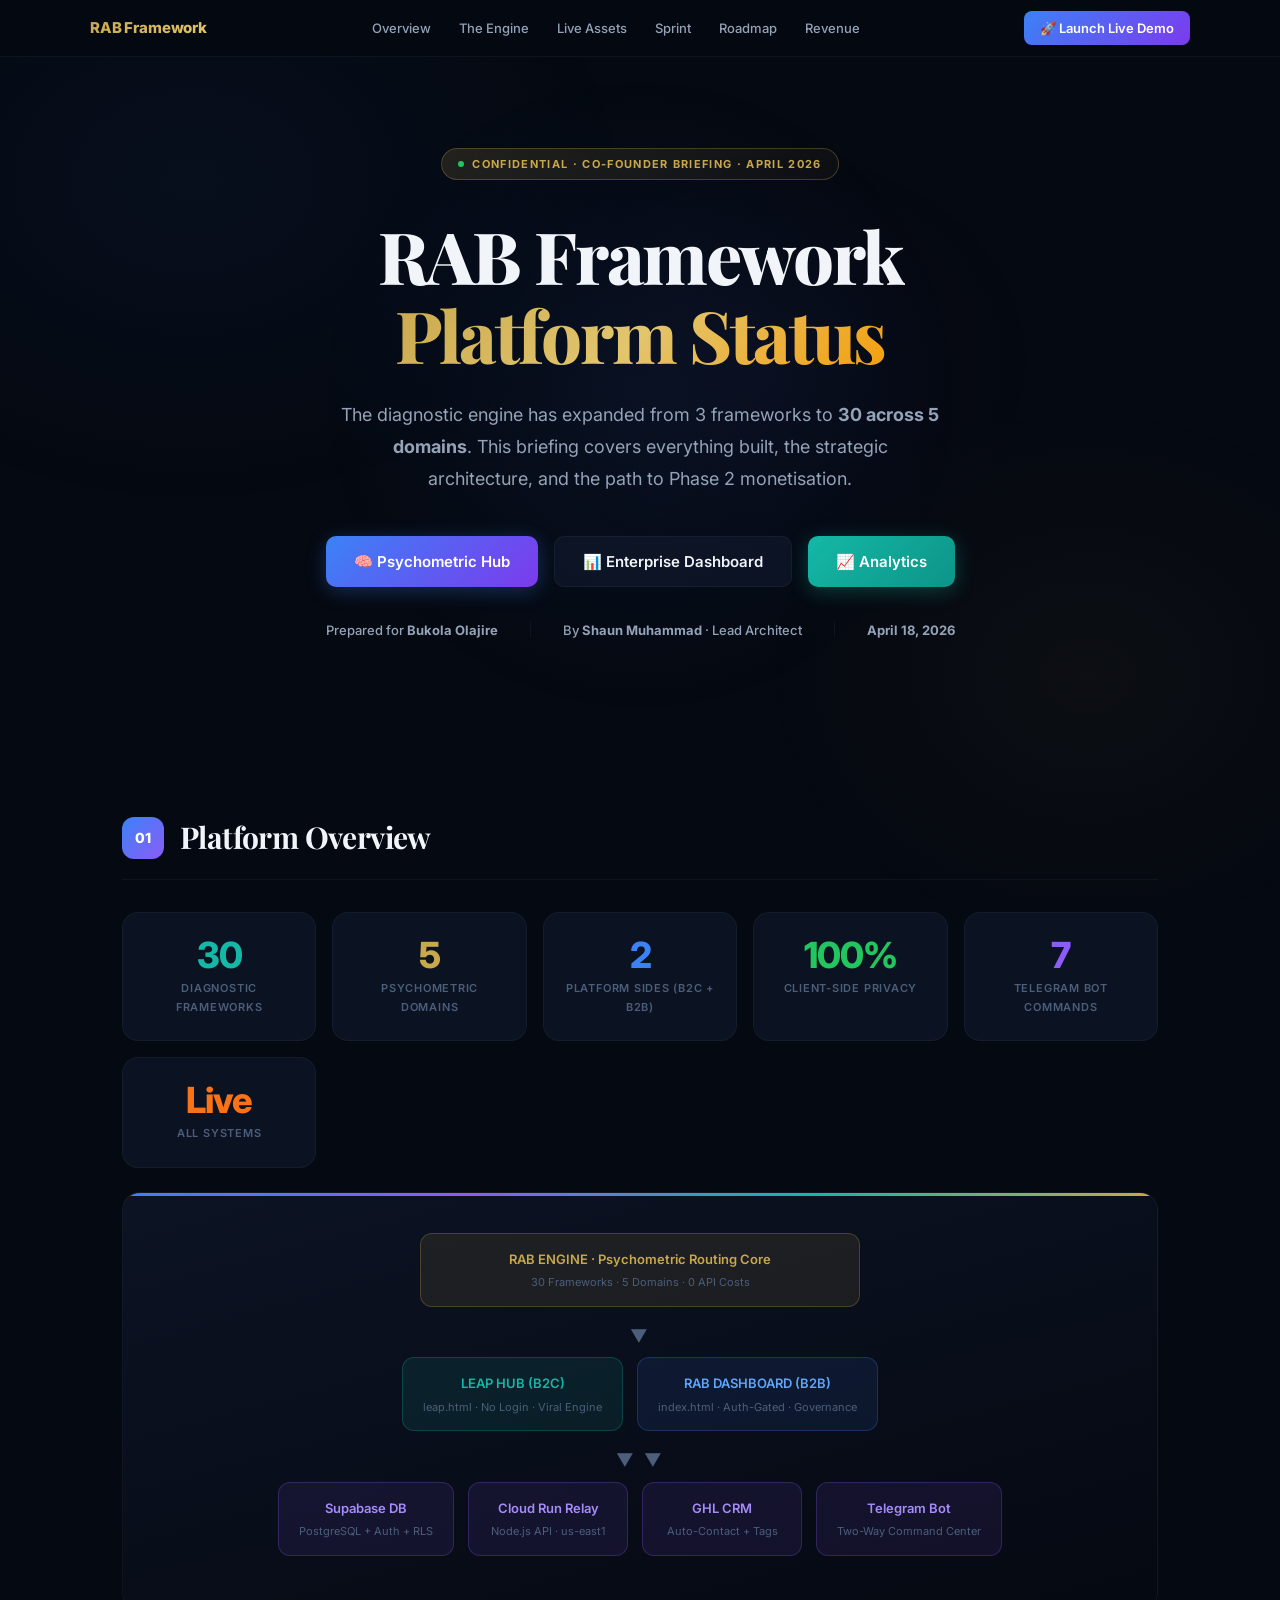
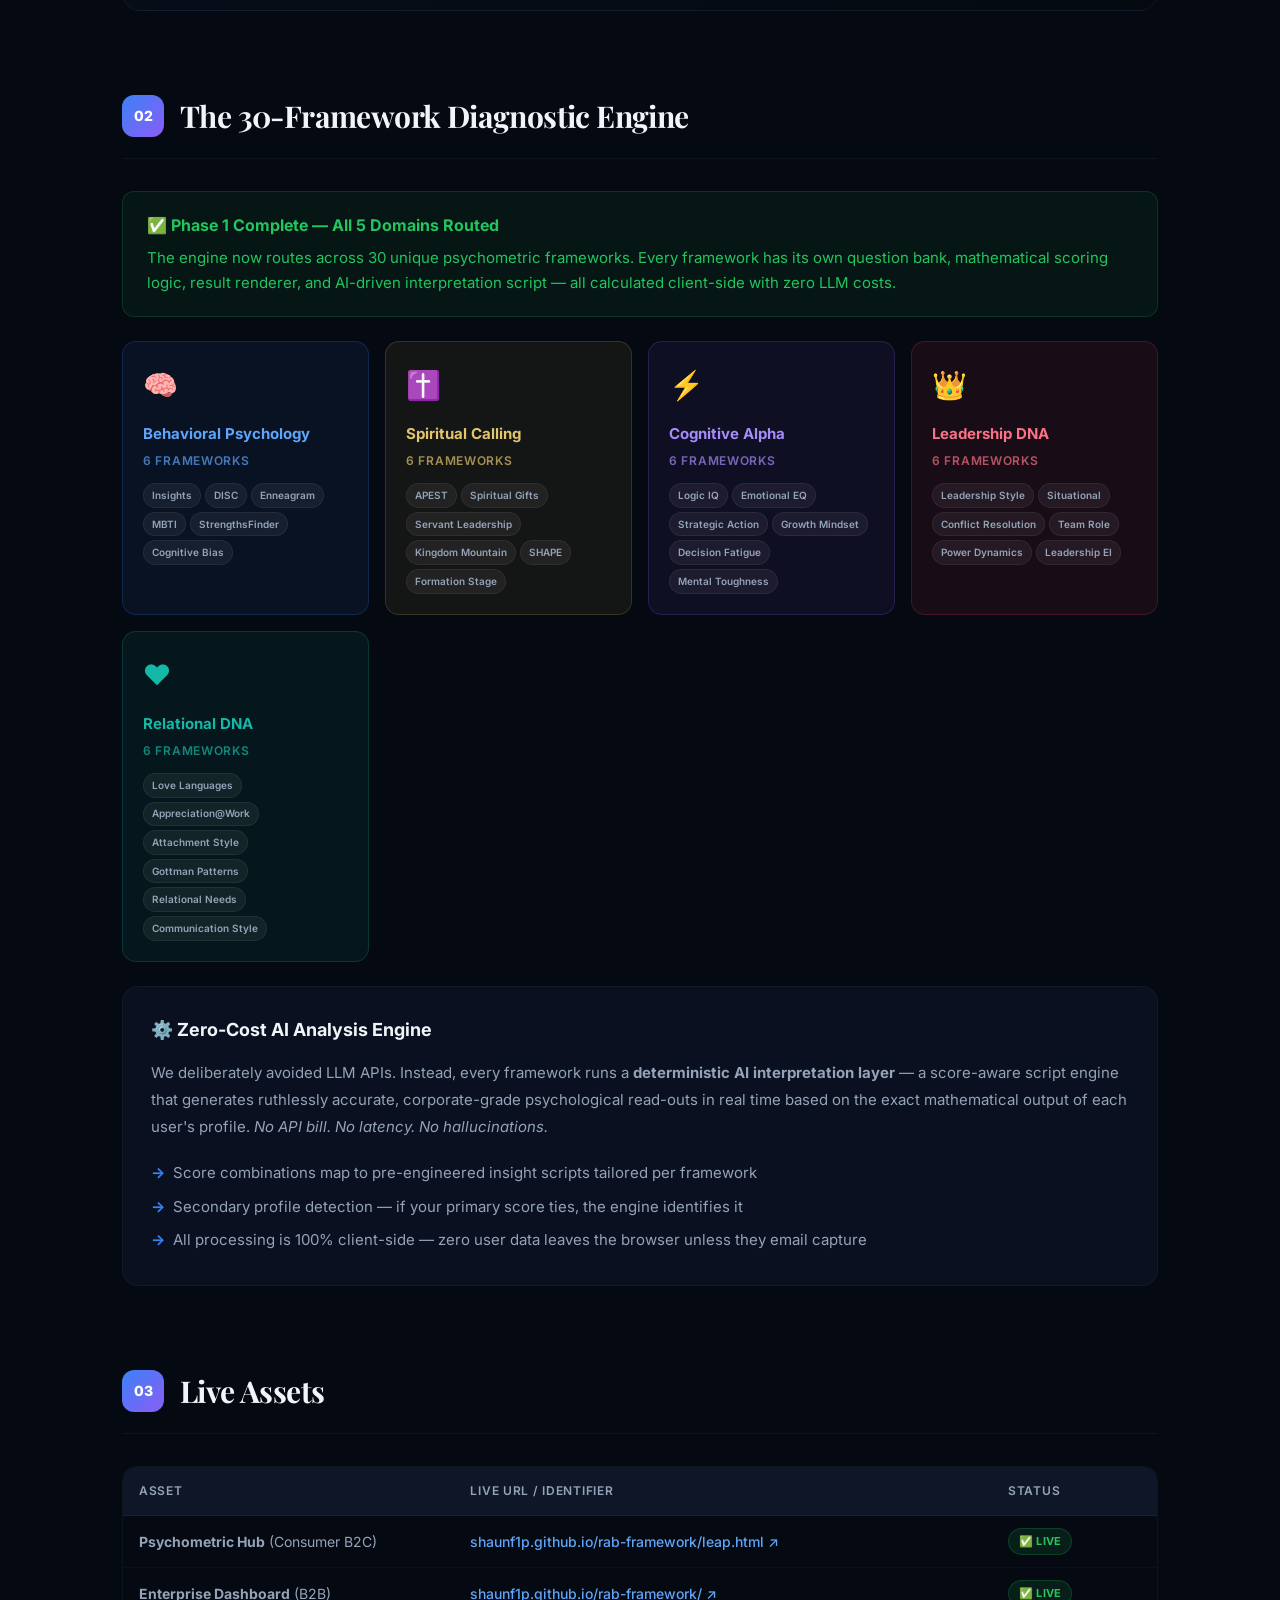
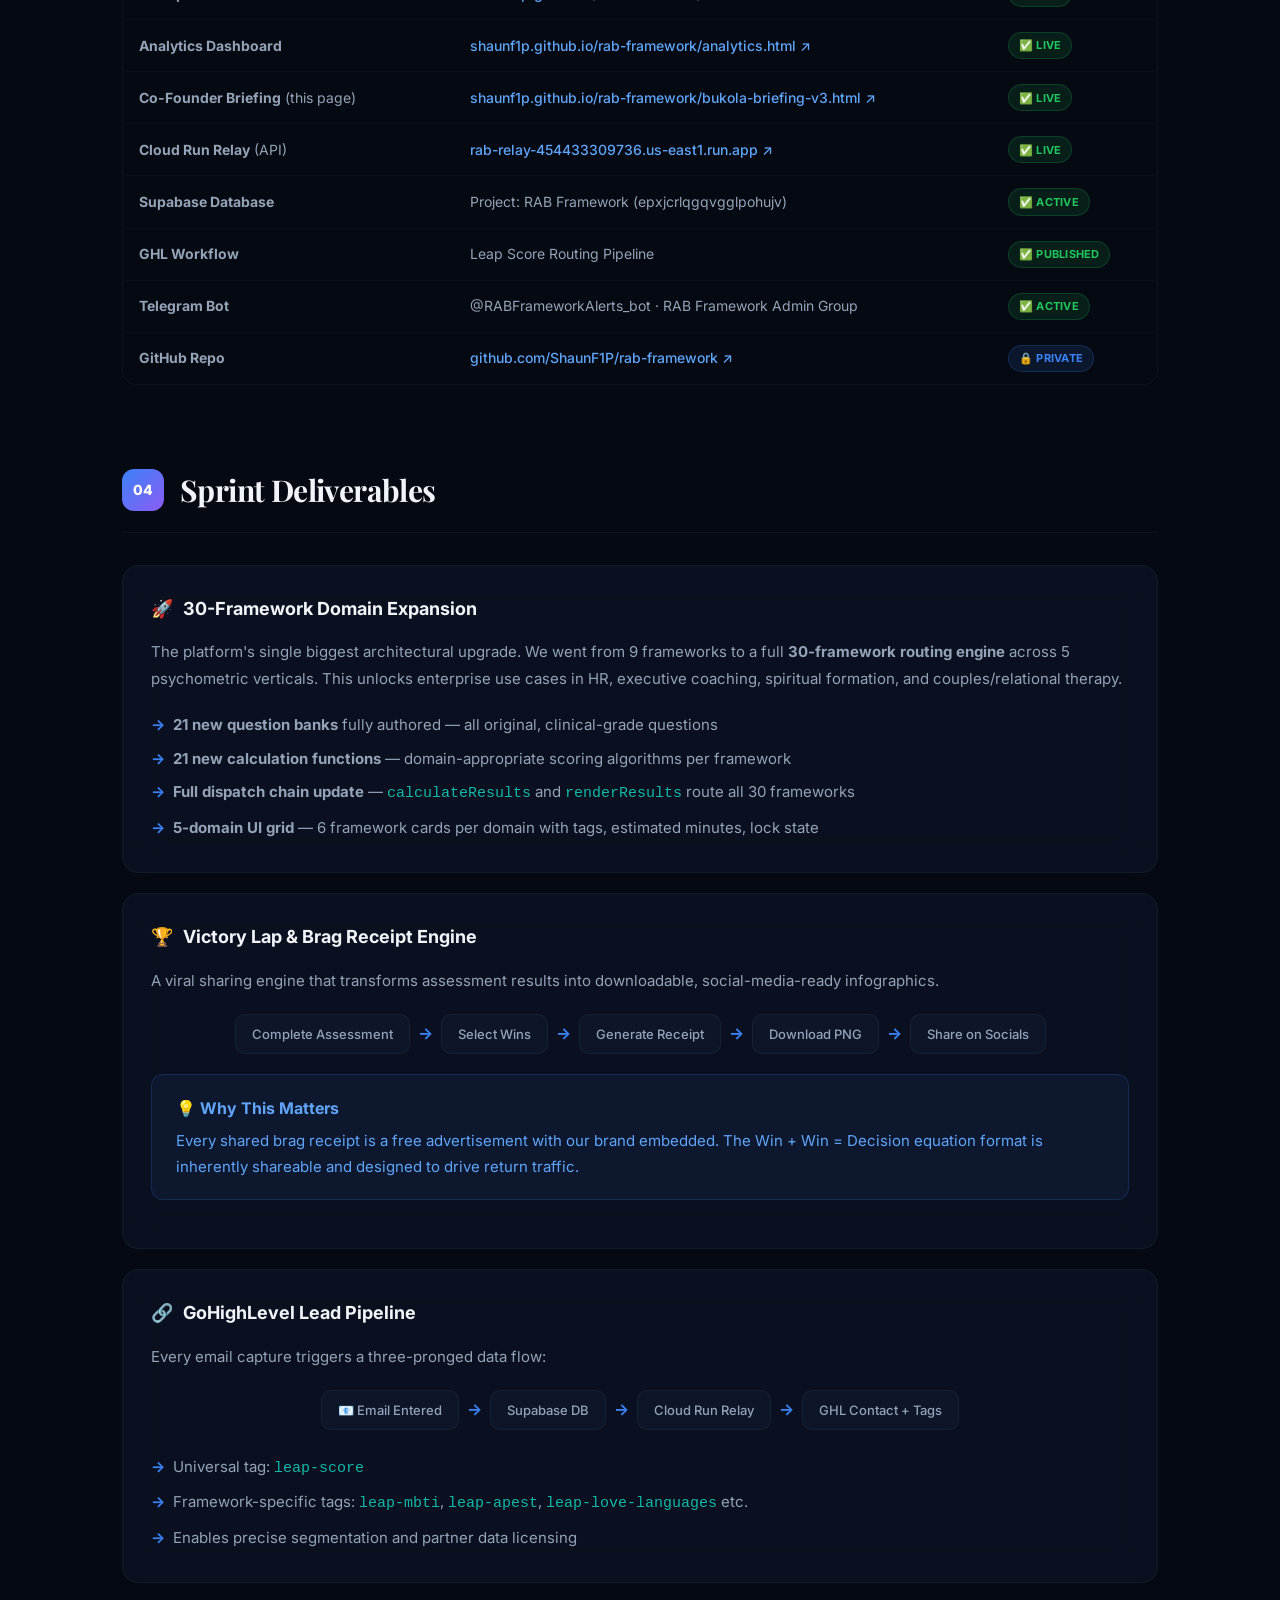
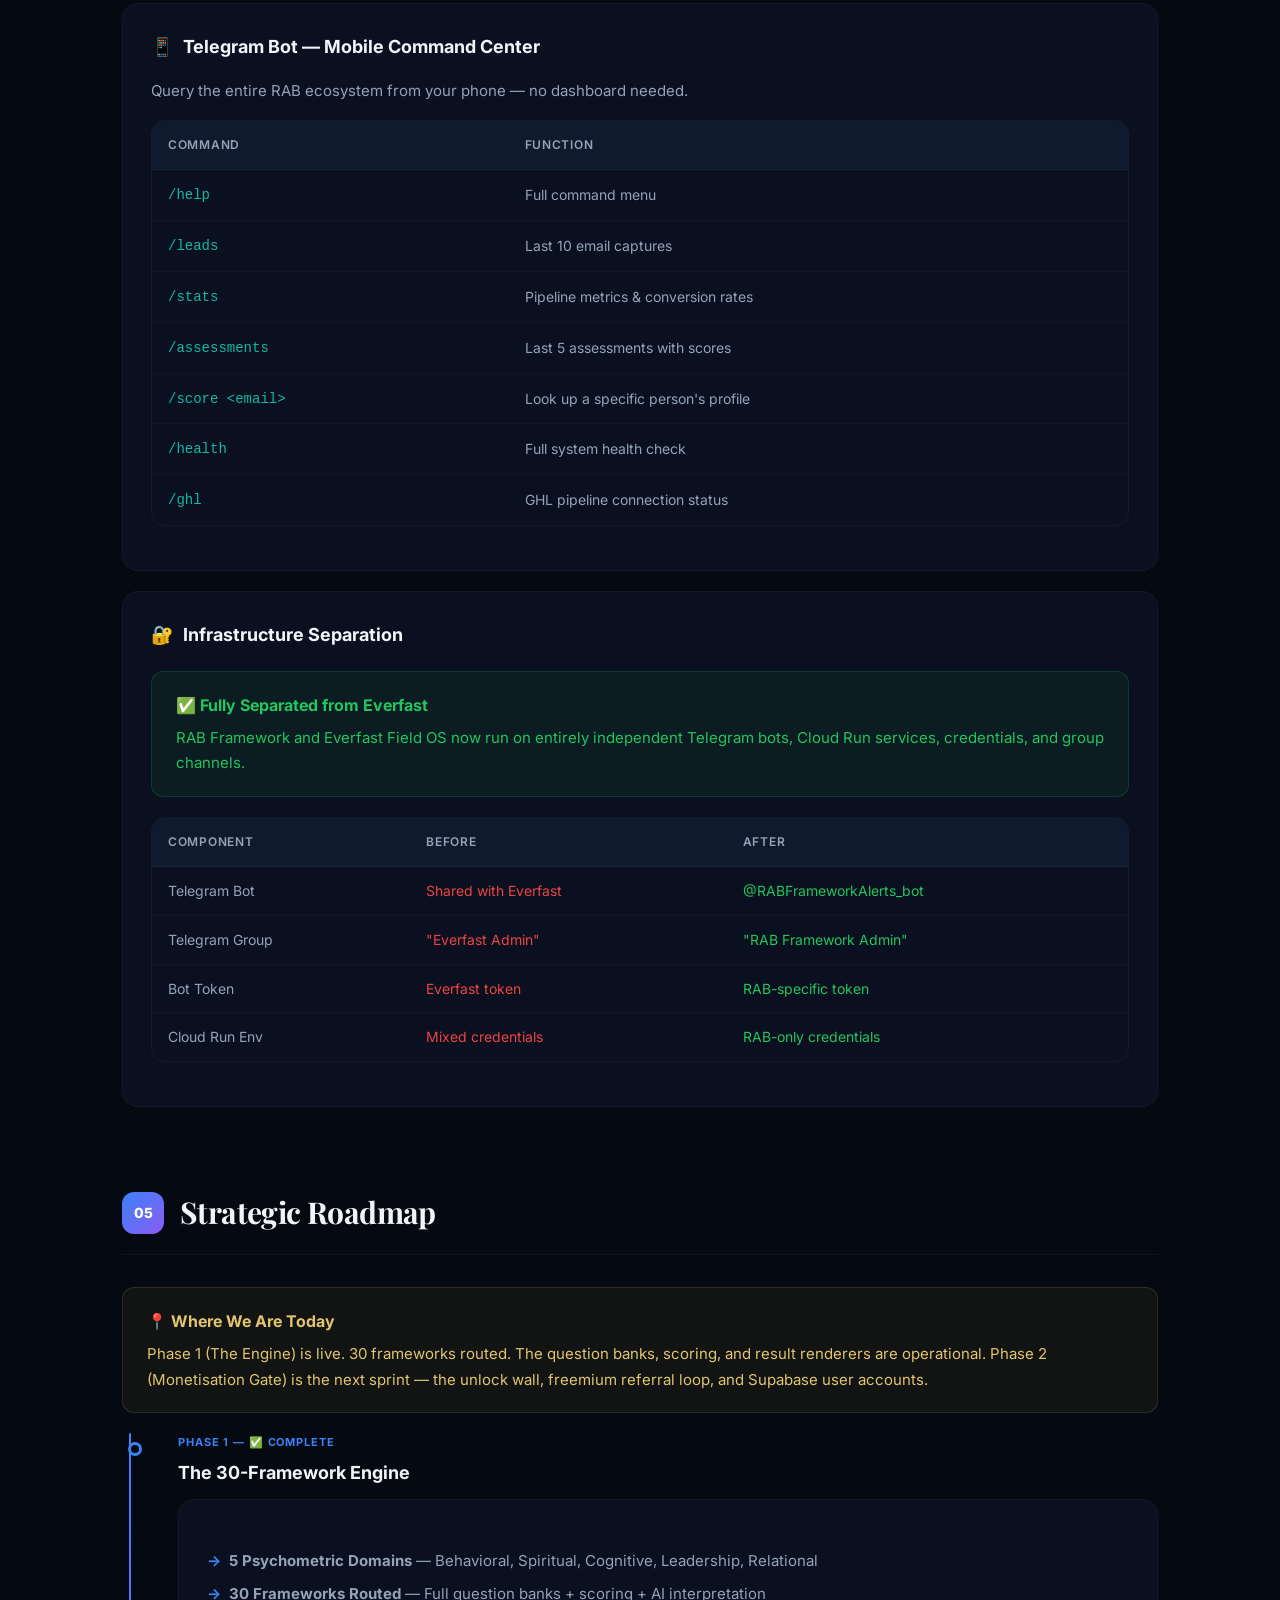
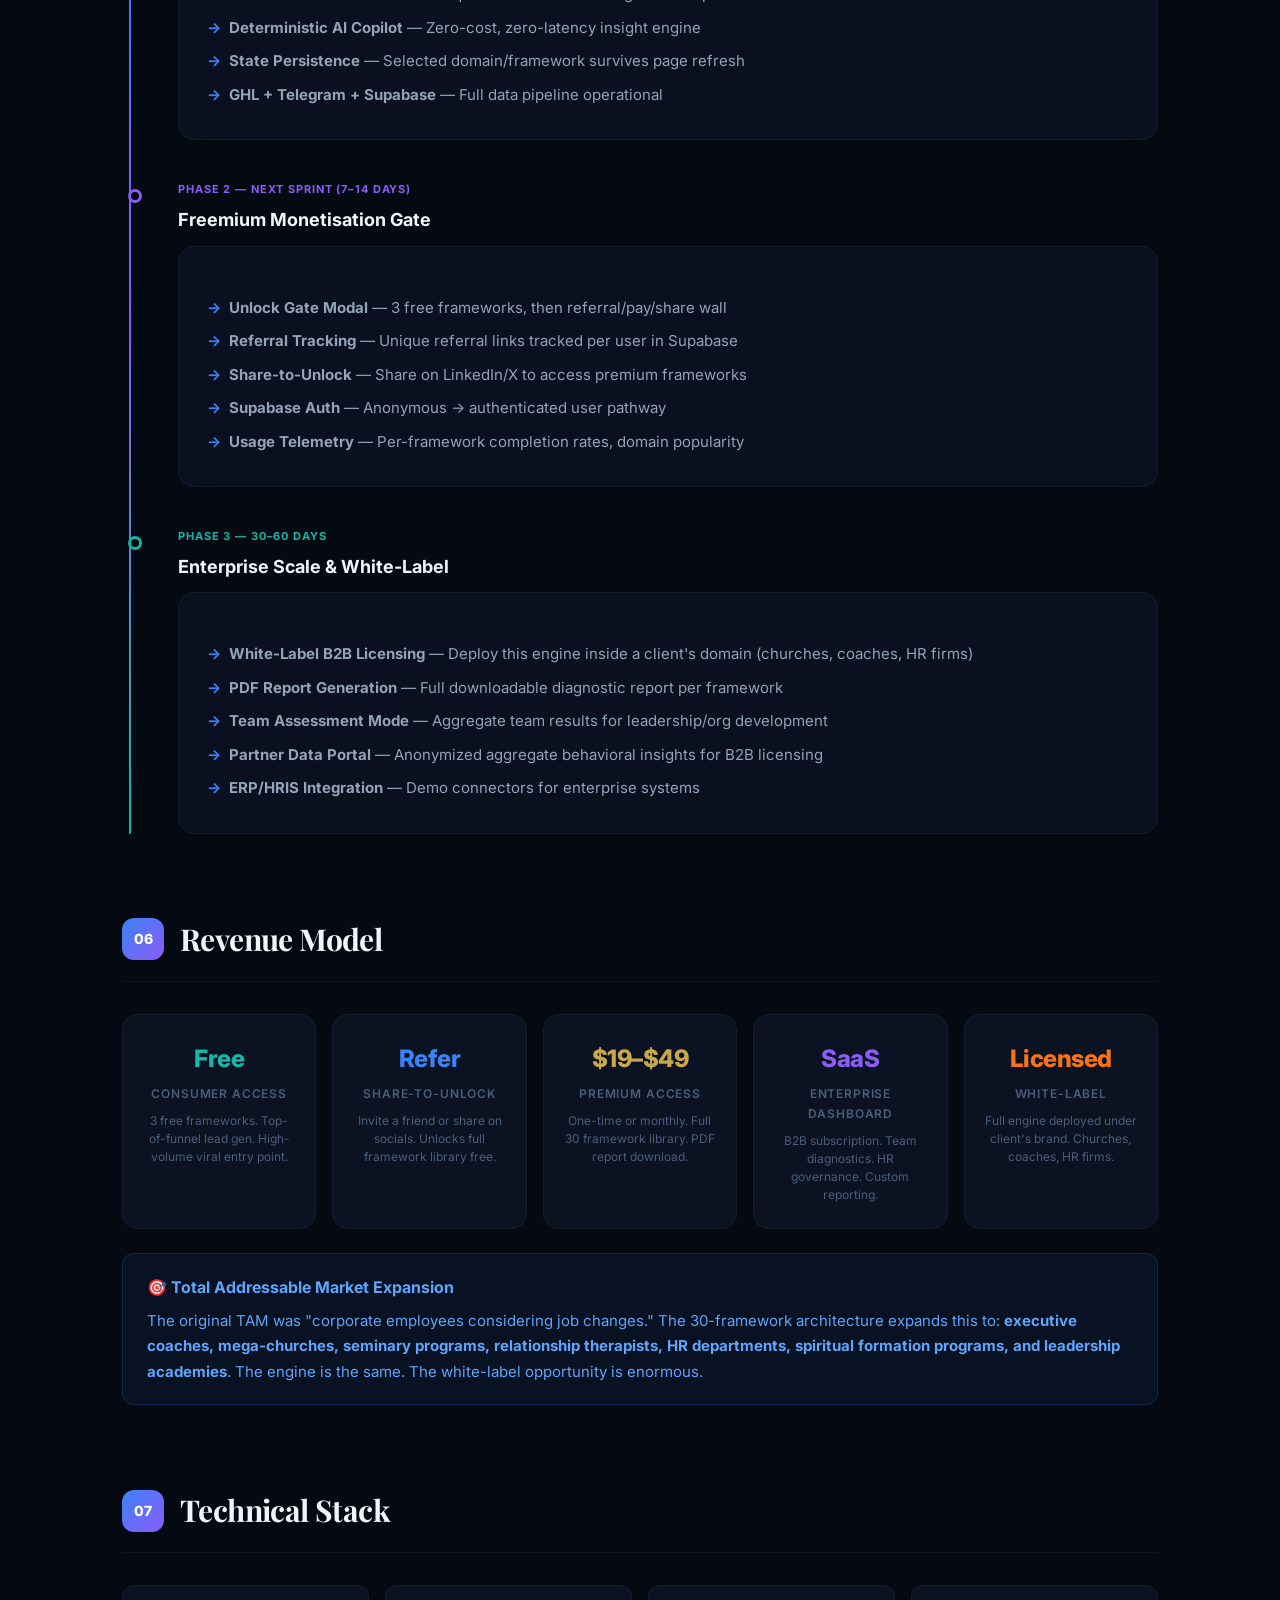
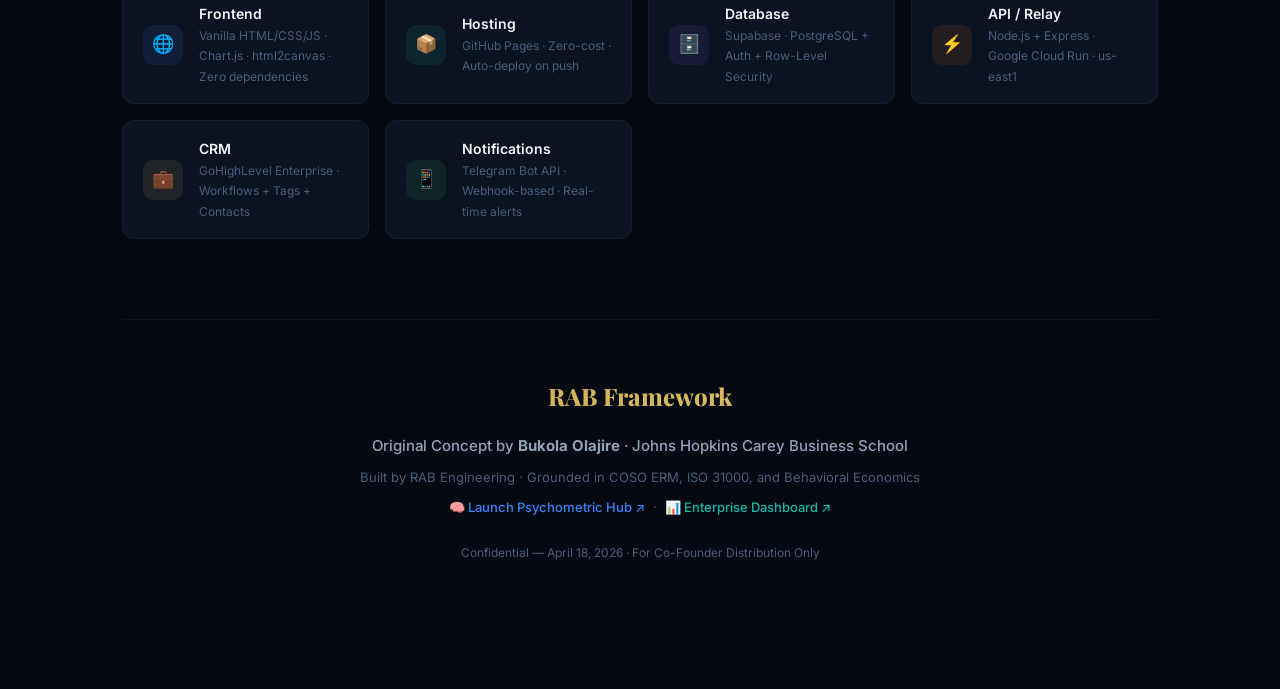
<file: bukola-briefing-v3.html>
<!DOCTYPE html>
<html lang="en">
<head>
    <meta charset="UTF-8">
    <meta name="viewport" content="width=device-width, initial-scale=1.0">
    <title>RAB Framework — Co-Founder Briefing · April 2026</title>
    <link rel="preconnect" href="https://fonts.googleapis.com">
    <link href="https://fonts.googleapis.com/css2?family=Inter:wght@300;400;500;600;700;800;900&family=Playfair+Display:ital,wght@0,700;0,800;1,700&display=swap" rel="stylesheet">
    <style>
        *, *::before, *::after { box-sizing: border-box; margin: 0; padding: 0; }

        :root {
            --bg: #050911;
            --bg-card: rgba(13, 21, 38, 0.7);
            --bg-glass: rgba(20, 32, 56, 0.45);
            --border: rgba(148, 163, 184, 0.07);
            --border-accent: rgba(59, 130, 246, 0.22);
            --text: #f1f5f9;
            --text-secondary: #94a3b8;
            --text-dim: #4b5e7a;
            --accent: #3b82f6;
            --accent-glow: #60a5fa;
            --gold: #c9a84c;
            --gold-glow: #e2c56d;
            --teal: #14b8a6;
            --green: #22c55e;
            --red: #ef4444;
            --amber: #f59e0b;
            --purple: #8b5cf6;
            --coral: #f97316;
            --rose: #f43f5e;
            --violet: #7c3aed;
        }

        html { scroll-behavior: smooth; }

        body {
            font-family: 'Inter', -apple-system, sans-serif;
            background: var(--bg);
            color: var(--text);
            line-height: 1.7;
            -webkit-font-smoothing: antialiased;
        }

        /* ── Background Orbs ─────────── */
        body::before {
            content: '';
            position: fixed;
            inset: 0;
            background:
                radial-gradient(ellipse 800px 600px at 15% 20%, rgba(59,130,246,0.05) 0%, transparent 55%),
                radial-gradient(ellipse 600px 500px at 85% 75%, rgba(201,168,76,0.04) 0%, transparent 55%),
                radial-gradient(ellipse 500px 400px at 60% 40%, rgba(139,92,246,0.03) 0%, transparent 55%);
            z-index: -1;
            pointer-events: none;
        }

        /* ── Nav ─────────────────────── */
        .nav {
            position: sticky;
            top: 0;
            z-index: 100;
            background: rgba(5, 9, 17, 0.85);
            backdrop-filter: blur(24px);
            border-bottom: 1px solid var(--border);
            padding: 0 2rem;
        }

        .nav-inner {
            max-width: 1100px;
            margin: 0 auto;
            display: flex;
            align-items: center;
            justify-content: space-between;
            height: 56px;
            gap: 1rem;
        }

        .nav-logo {
            font-weight: 800;
            font-size: 0.9375rem;
            letter-spacing: -0.01em;
            background: linear-gradient(135deg, var(--gold), var(--gold-glow));
            -webkit-background-clip: text;
            -webkit-text-fill-color: transparent;
            white-space: nowrap;
        }

        .nav-links {
            display: flex;
            gap: 0.25rem;
            list-style: none;
            flex-wrap: wrap;
        }

        .nav-links a {
            display: block;
            padding: 0.375rem 0.75rem;
            font-size: 0.8125rem;
            font-weight: 500;
            color: var(--text-secondary);
            text-decoration: none;
            border-radius: 8px;
            transition: color 0.2s, background 0.2s;
        }

        .nav-links a:hover { color: var(--text); background: var(--bg-glass); }

        .nav-cta {
            padding: 0.375rem 1rem;
            background: linear-gradient(135deg, var(--accent), var(--violet));
            color: #fff !important;
            border-radius: 8px;
            font-weight: 600 !important;
            font-size: 0.8125rem !important;
            text-decoration: none;
            white-space: nowrap;
            transition: opacity 0.2s;
        }

        .nav-cta:hover { opacity: 0.85 !important; background: none !important; }

        /* ── Hero ────────────────────── */
        .hero {
            min-height: 75vh;
            display: flex;
            align-items: center;
            justify-content: center;
            text-align: center;
            padding: 5rem 2rem;
            position: relative;
            overflow: hidden;
        }

        .hero::before {
            content: '';
            position: absolute;
            top: 50%; left: 50%;
            width: 700px; height: 700px;
            background: radial-gradient(circle, rgba(59,130,246,0.07) 0%, transparent 65%);
            transform: translate(-50%, -50%);
            animation: pulseGlow 7s ease-in-out infinite;
        }

        @keyframes pulseGlow {
            0%, 100% { opacity: 0.5; transform: translate(-50%, -50%) scale(1); }
            50% { opacity: 1; transform: translate(-50%, -50%) scale(1.15); }
        }

        .hero-content { position: relative; z-index: 1; }

        .hero-eyebrow {
            display: inline-flex;
            align-items: center;
            gap: 0.5rem;
            padding: 0.375rem 1rem;
            background: linear-gradient(135deg, rgba(201,168,76,0.15), rgba(201,168,76,0.04));
            border: 1px solid rgba(201,168,76,0.28);
            border-radius: 100px;
            font-size: 0.6875rem;
            font-weight: 700;
            letter-spacing: 0.12em;
            text-transform: uppercase;
            color: var(--gold);
            margin-bottom: 2.25rem;
        }

        .hero-eyebrow .dot {
            width: 6px; height: 6px;
            border-radius: 50%;
            background: var(--green);
            animation: blink 1.5s ease-in-out infinite;
        }

        @keyframes blink { 0%, 100% { opacity: 1; } 50% { opacity: 0.3; } }

        .hero h1 {
            font-family: 'Playfair Display', Georgia, serif;
            font-size: clamp(2.75rem, 6vw, 4.5rem);
            font-weight: 800;
            letter-spacing: -0.03em;
            line-height: 1.1;
            margin-bottom: 1.5rem;
        }

        .hero h1 .grad {
            background: linear-gradient(135deg, var(--gold) 0%, var(--gold-glow) 50%, var(--amber) 100%);
            -webkit-background-clip: text;
            -webkit-text-fill-color: transparent;
        }

        .hero-sub {
            font-size: 1.125rem;
            color: var(--text-secondary);
            max-width: 600px;
            margin: 0 auto 2.5rem;
            line-height: 1.8;
        }

        .hero-meta {
            display: flex;
            align-items: center;
            justify-content: center;
            gap: 2rem;
            flex-wrap: wrap;
            font-size: 0.8125rem;
            color: var(--text-dim);
        }

        .hero-meta span { color: var(--text-secondary); font-weight: 500; }

        .hero-meta .divider { width: 1px; height: 16px; background: var(--border); }

        .hero-ctas {
            display: flex;
            gap: 1rem;
            justify-content: center;
            flex-wrap: wrap;
            margin-bottom: 2rem;
        }

        .btn {
            display: inline-flex;
            align-items: center;
            gap: 0.5rem;
            padding: 0.75rem 1.75rem;
            border-radius: 10px;
            font-weight: 600;
            font-size: 0.9375rem;
            text-decoration: none;
            transition: transform 0.2s, opacity 0.2s, box-shadow 0.2s;
            cursor: pointer;
            border: none;
        }

        .btn:hover { transform: translateY(-1px); opacity: 0.9; }

        .btn-primary {
            background: linear-gradient(135deg, var(--accent), var(--violet));
            color: #fff;
            box-shadow: 0 4px 20px rgba(59,130,246,0.3);
        }

        .btn-secondary {
            background: var(--bg-glass);
            color: var(--text);
            border: 1px solid var(--border);
        }

        .btn-teal {
            background: linear-gradient(135deg, var(--teal), #0d9488);
            color: #fff;
            box-shadow: 0 4px 20px rgba(20,184,166,0.3);
        }

        /* ── Container ───────────────── */
        .container {
            max-width: 1100px;
            margin: 0 auto;
            padding: 0 2rem 5rem;
        }

        /* ── Section Header ──────────── */
        .section-header {
            display: flex;
            align-items: center;
            gap: 1rem;
            margin: 5rem 0 2rem;
            padding-bottom: 1rem;
            border-bottom: 1px solid var(--border);
        }

        .section-num {
            width: 42px; height: 42px;
            display: flex;
            align-items: center;
            justify-content: center;
            background: linear-gradient(135deg, var(--accent), var(--purple));
            border-radius: 12px;
            font-size: 0.875rem;
            font-weight: 800;
            color: white;
            flex-shrink: 0;
        }

        .section-header h2 {
            font-family: 'Playfair Display', serif;
            font-size: 1.875rem;
            font-weight: 700;
            letter-spacing: -0.02em;
        }

        /* ── Stats Grid ──────────────── */
        .stats-grid {
            display: grid;
            grid-template-columns: repeat(auto-fit, minmax(160px, 1fr));
            gap: 1rem;
            margin: 1.5rem 0;
        }

        .stat-card {
            background: var(--bg-glass);
            border: 1px solid var(--border);
            border-radius: 16px;
            padding: 1.5rem 1.25rem;
            text-align: center;
            transition: border-color 0.3s, transform 0.3s;
        }

        .stat-card:hover { border-color: var(--border-accent); transform: translateY(-2px); }

        .stat-value {
            font-size: 2.25rem;
            font-weight: 800;
            letter-spacing: -0.03em;
            margin-bottom: 0.375rem;
            line-height: 1;
        }

        .stat-label {
            font-size: 0.6875rem;
            color: var(--text-dim);
            text-transform: uppercase;
            letter-spacing: 0.07em;
            font-weight: 600;
        }

        /* ── Cards ───────────────────── */
        .card {
            background: var(--bg-card);
            border: 1px solid var(--border);
            border-radius: 16px;
            padding: 1.75rem;
            margin-bottom: 1.25rem;
            backdrop-filter: blur(20px);
            transition: border-color 0.3s, transform 0.3s;
        }

        .card:hover { border-color: var(--border-accent); transform: translateY(-2px); }

        .card h3 {
            font-size: 1.125rem;
            font-weight: 700;
            margin-bottom: 0.875rem;
            display: flex;
            align-items: center;
            gap: 0.625rem;
        }

        .card p { color: var(--text-secondary); font-size: 0.9375rem; line-height: 1.8; }
        .card ul { list-style: none; padding: 0; margin-top: 1rem; }
        .card li { color: var(--text-secondary); font-size: 0.9375rem; padding: 0.25rem 0; }
        .card li::before { content: '→'; color: var(--accent); margin-right: 0.5rem; font-weight: 700; }

        /* ── Domain Grid ─────────────── */
        .domain-grid {
            display: grid;
            grid-template-columns: repeat(auto-fit, minmax(200px, 1fr));
            gap: 1rem;
            margin: 1.5rem 0;
        }

        .domain-card {
            border-radius: 14px;
            padding: 1.25rem;
            border: 1px solid;
            transition: transform 0.25s, box-shadow 0.25s;
        }

        .domain-card:hover { transform: translateY(-3px); box-shadow: 0 8px 30px rgba(0,0,0,0.3); }

        .domain-card .domain-icon { font-size: 1.75rem; margin-bottom: 0.75rem; }

        .domain-card .domain-name {
            font-weight: 700;
            font-size: 0.9375rem;
            margin-bottom: 0.25rem;
        }

        .domain-card .domain-count {
            font-size: 0.75rem;
            font-weight: 600;
            text-transform: uppercase;
            letter-spacing: 0.06em;
            opacity: 0.7;
        }

        .domain-card .domain-tags {
            margin-top: 0.75rem;
            display: flex;
            flex-wrap: wrap;
            gap: 0.25rem;
        }

        .domain-tag {
            font-size: 0.625rem;
            font-weight: 600;
            padding: 0.175rem 0.5rem;
            border-radius: 100px;
            background: rgba(255,255,255,0.06);
            color: var(--text-secondary);
            border: 1px solid rgba(255,255,255,0.06);
        }

        .d-behavioral { background: rgba(59,130,246,0.08); border-color: rgba(59,130,246,0.2); color: var(--accent-glow); }
        .d-spiritual  { background: rgba(201,168,76,0.08); border-color: rgba(201,168,76,0.2); color: var(--gold-glow); }
        .d-cognitive  { background: rgba(139,92,246,0.08); border-color: rgba(139,92,246,0.2); color: #a78bfa; }
        .d-leadership { background: rgba(244,63,94,0.08);  border-color: rgba(244,63,94,0.2);  color: #fb7185; }
        .d-relational { background: rgba(20,184,166,0.08); border-color: rgba(20,184,166,0.2); color: var(--teal); }

        /* ── Architecture Diagram ─────── */
        .arch-diagram {
            background: linear-gradient(165deg, rgba(13,21,38,0.9), rgba(5,9,17,0.95));
            border: 1px solid var(--border);
            border-radius: 18px;
            padding: 2.5rem;
            margin: 1.5rem 0;
            position: relative;
            overflow: hidden;
        }

        .arch-diagram::before {
            content: '';
            position: absolute;
            top: 0; left: 0; right: 0;
            height: 3px;
            background: linear-gradient(90deg, var(--accent), var(--purple), var(--teal), var(--gold));
        }

        .arch-row {
            display: flex;
            gap: 0.875rem;
            margin-bottom: 0.875rem;
            justify-content: center;
            flex-wrap: wrap;
        }

        .arch-box {
            padding: 0.875rem 1.25rem;
            border-radius: 12px;
            text-align: center;
            font-size: 0.8125rem;
            font-weight: 600;
            min-width: 160px;
        }

        .arch-box small {
            display: block;
            font-size: 0.6875rem;
            font-weight: 400;
            color: var(--text-dim);
            margin-top: 0.2rem;
        }

        .ab-root       { background: rgba(201,168,76,0.1);  border: 1px solid rgba(201,168,76,0.25); color: var(--gold); width: 100%; max-width: 440px; }
        .ab-consumer   { background: rgba(20,184,166,0.1);  border: 1px solid rgba(20,184,166,0.25); color: var(--teal); }
        .ab-enterprise { background: rgba(59,130,246,0.1);  border: 1px solid rgba(59,130,246,0.25); color: var(--accent-glow); }
        .ab-backend    { background: rgba(139,92,246,0.1);  border: 1px solid rgba(139,92,246,0.25); color: #a78bfa; }

        .arch-connector { text-align: center; color: var(--text-dim); font-size: 1.1rem; margin: 0.4rem 0; letter-spacing: 0.15em; }

        /* ── Tables ──────────────────── */
        .table-wrap {
            overflow-x: auto;
            border-radius: 14px;
            border: 1px solid var(--border);
            margin: 1rem 0;
        }

        table { width: 100%; border-collapse: collapse; font-size: 0.875rem; }
        thead { background: rgba(20, 32, 56, 0.6); }
        th {
            padding: 0.875rem 1rem;
            text-align: left;
            font-weight: 600;
            color: var(--text-secondary);
            font-size: 0.75rem;
            text-transform: uppercase;
            letter-spacing: 0.06em;
            border-bottom: 1px solid var(--border);
        }
        td {
            padding: 0.75rem 1rem;
            border-bottom: 1px solid rgba(148,163,184,0.05);
            color: var(--text-secondary);
            vertical-align: middle;
        }
        td a {
            color: var(--accent-glow);
            text-decoration: none;
            font-weight: 500;
        }
        td a:hover { text-decoration: underline; }
        tr:last-child td { border-bottom: none; }
        tr:hover td { background: rgba(59,130,246,0.025); }

        /* ── Badges ──────────────────── */
        .badge {
            display: inline-flex;
            align-items: center;
            gap: 0.25rem;
            padding: 0.2rem 0.625rem;
            border-radius: 100px;
            font-size: 0.6875rem;
            font-weight: 700;
            letter-spacing: 0.02em;
            white-space: nowrap;
        }

        .badge-live     { background: rgba(34,197,94,0.12);  color: var(--green);  border: 1px solid rgba(34,197,94,0.2); }
        .badge-planned  { background: rgba(245,158,11,0.12); color: var(--amber);  border: 1px solid rgba(245,158,11,0.2); }
        .badge-pro      { background: rgba(59,130,246,0.12); color: var(--accent); border: 1px solid rgba(59,130,246,0.2); }
        .badge-new      { background: rgba(244,63,94,0.12);  color: var(--rose);   border: 1px solid rgba(244,63,94,0.2); }
        .badge-coral    { background: rgba(249,115,22,0.12); color: var(--coral);  border: 1px solid rgba(249,115,22,0.2); }
        .badge-purple   { background: rgba(139,92,246,0.12); color: #c4b5fd;       border: 1px solid rgba(139,92,246,0.2); }

        /* ── Alerts ──────────────────── */
        .alert {
            padding: 1.25rem 1.5rem;
            border-radius: 12px;
            margin: 1.25rem 0;
            font-size: 0.9375rem;
            line-height: 1.7;
        }

        .alert-title { font-weight: 700; margin-bottom: 0.375rem; font-size: 1rem; }
        .alert-info    { background: rgba(59,130,246,0.08);  border: 1px solid rgba(59,130,246,0.18);  color: var(--accent-glow); }
        .alert-success { background: rgba(34,197,94,0.07);   border: 1px solid rgba(34,197,94,0.18);   color: var(--green); }
        .alert-warn    { background: rgba(245,158,11,0.07);  border: 1px solid rgba(245,158,11,0.18);  color: var(--amber); }
        .alert-gold    { background: rgba(201,168,76,0.07);  border: 1px solid rgba(201,168,76,0.18);  color: var(--gold-glow); }

        /* ── Flow ────────────────────── */
        .flow {
            display: flex;
            align-items: center;
            gap: 0.5rem;
            flex-wrap: wrap;
            justify-content: center;
            margin: 1.25rem 0;
        }

        .flow-step {
            padding: 0.5rem 1rem;
            background: var(--bg-glass);
            border: 1px solid var(--border);
            border-radius: 10px;
            font-size: 0.8125rem;
            font-weight: 500;
            color: var(--text-secondary);
        }

        .flow-arrow { color: var(--accent); font-weight: 700; font-size: 1rem; }

        /* ── Phase Timeline ──────────── */
        .phase-timeline { position: relative; padding-left: 2rem; }

        .phase-timeline::before {
            content: '';
            position: absolute;
            left: 7px; top: 0; bottom: 0;
            width: 2px;
            background: linear-gradient(180deg, var(--accent), var(--purple), var(--teal));
            border-radius: 2px;
        }

        .phase-item { position: relative; margin-bottom: 2.5rem; padding-left: 1.5rem; }

        .phase-item::before {
            content: '';
            position: absolute;
            left: -1.625rem; top: 0.55rem;
            width: 14px; height: 14px;
            border-radius: 50%;
            border: 3px solid var(--accent);
            background: var(--bg);
        }

        .phase-item:nth-child(2)::before { border-color: var(--purple); }
        .phase-item:nth-child(3)::before { border-color: var(--teal); }

        .phase-label {
            font-size: 0.6875rem;
            text-transform: uppercase;
            letter-spacing: 0.08em;
            font-weight: 700;
            color: var(--accent);
            margin-bottom: 0.375rem;
        }

        .phase-item:nth-child(2) .phase-label { color: var(--purple); }
        .phase-item:nth-child(3) .phase-label { color: var(--teal); }

        .phase-item h4 { font-size: 1.125rem; font-weight: 700; margin-bottom: 0.625rem; }

        /* ── Revenue Tier Cards ──────── */
        .revenue-grid {
            display: grid;
            grid-template-columns: repeat(auto-fit, minmax(180px, 1fr));
            gap: 1rem;
            margin: 1.5rem 0;
        }

        .rev-card {
            background: var(--bg-glass);
            border: 1px solid var(--border);
            border-radius: 16px;
            padding: 1.5rem 1.25rem;
            text-align: center;
            transition: border-color 0.3s, transform 0.3s;
        }

        .rev-card:hover { border-color: var(--border-accent); transform: translateY(-2px); }

        .rev-tier { font-size: 1.5rem; font-weight: 800; margin-bottom: 0.25rem; letter-spacing: -0.02em; }
        .rev-name { font-size: 0.75rem; text-transform: uppercase; letter-spacing: 0.07em; font-weight: 600; color: var(--text-dim); margin-bottom: 0.5rem; }
        .rev-desc { font-size: 0.75rem; color: var(--text-dim); line-height: 1.5; }

        /* ── Tech Grid ───────────────── */
        .tech-grid {
            display: grid;
            grid-template-columns: repeat(auto-fit, minmax(240px, 1fr));
            gap: 1rem;
            margin: 1.5rem 0;
        }

        .tech-item {
            display: flex;
            align-items: center;
            gap: 1rem;
            padding: 1rem 1.25rem;
            background: var(--bg-glass);
            border: 1px solid var(--border);
            border-radius: 12px;
            transition: border-color 0.2s;
        }

        .tech-item:hover { border-color: var(--border-accent); }

        .tech-icon {
            width: 40px; height: 40px;
            border-radius: 10px;
            display: flex;
            align-items: center;
            justify-content: center;
            font-size: 1.125rem;
            flex-shrink: 0;
        }

        .tech-name { font-weight: 600; font-size: 0.875rem; }
        .tech-desc { font-size: 0.75rem; color: var(--text-dim); }

        /* ── Footer ──────────────────── */
        .footer {
            text-align: center;
            padding: 3.5rem 2rem;
            border-top: 1px solid var(--border);
            margin-top: 5rem;
        }

        .footer .origin { color: var(--text-secondary); font-size: 0.9375rem; margin-bottom: 0.5rem; font-weight: 500; }
        .footer p { color: var(--text-dim); font-size: 0.8125rem; }
        .footer .logo { font-family: 'Playfair Display', serif; font-size: 1.5rem; font-weight: 800; margin-bottom: 1rem; background: linear-gradient(135deg, var(--gold), var(--gold-glow)); -webkit-background-clip: text; -webkit-text-fill-color: transparent; }

        /* ── Responsive ──────────────── */
        @media (max-width: 768px) {
            .container { padding: 0 1.25rem 3rem; }
            .hero { min-height: 60vh; padding: 4rem 1.25rem; }
            .arch-row { flex-direction: column; align-items: center; }
            .stats-grid { grid-template-columns: repeat(2, 1fr); }
            .nav-links { display: none; }
        }

        /* ── Print ───────────────────── */
        @media print {
            body { background: white; color: #1a1a1a; }
            .card, .stat-card, .domain-card { border: 1px solid #ddd; background: #fafafa; }
            .nav, body::before, .hero::before { display: none; }
            .hero { min-height: auto; padding: 2rem; }
        }
    </style>
</head>
<body>

    <!-- ═══ NAV ═══ -->
    <nav class="nav">
        <div class="nav-inner">
            <div class="nav-logo">RAB Framework</div>
            <ul class="nav-links">
                <li><a href="#overview">Overview</a></li>
                <li><a href="#engine">The Engine</a></li>
                <li><a href="#assets">Live Assets</a></li>
                <li><a href="#sprint">Sprint</a></li>
                <li><a href="#roadmap">Roadmap</a></li>
                <li><a href="#revenue">Revenue</a></li>
            </ul>
            <a href="https://shaunf1p.github.io/rab-framework/leap.html" target="_blank" class="nav-cta">🚀 Launch Live Demo</a>
        </div>
    </nav>

    <!-- ═══ HERO ═══ -->
    <section class="hero">
        <div class="hero-content">
            <div class="hero-eyebrow">
                <span class="dot"></span>
                Confidential · Co-Founder Briefing · April 2026
            </div>
            <h1>RAB Framework<br><span class="grad">Platform Status</span></h1>
            <p class="hero-sub">The diagnostic engine has expanded from 3 frameworks to <strong>30 across 5 domains</strong>. This briefing covers everything built, the strategic architecture, and the path to Phase 2 monetisation.</p>

            <div class="hero-ctas">
                <a href="https://shaunf1p.github.io/rab-framework/leap.html" target="_blank" class="btn btn-primary">🧠 Psychometric Hub</a>
                <a href="https://shaunf1p.github.io/rab-framework/" target="_blank" class="btn btn-secondary">📊 Enterprise Dashboard</a>
                <a href="https://shaunf1p.github.io/rab-framework/analytics.html" target="_blank" class="btn btn-teal">📈 Analytics</a>
            </div>

            <div class="hero-meta">
                <span>Prepared for <strong>Bukola Olajire</strong></span>
                <div class="divider"></div>
                <span>By <strong>Shaun Muhammad</strong> · Lead Architect</span>
                <div class="divider"></div>
                <span><strong>April 18, 2026</strong></span>
            </div>
        </div>
    </section>

    <div class="container">

        <!-- ═══ SECTION 1: PLATFORM OVERVIEW ═══ -->
        <div id="overview" class="section-header">
            <div class="section-num">01</div>
            <h2>Platform Overview</h2>
        </div>

        <div class="stats-grid">
            <div class="stat-card">
                <div class="stat-value" style="color:var(--teal)">30</div>
                <div class="stat-label">Diagnostic Frameworks</div>
            </div>
            <div class="stat-card">
                <div class="stat-value" style="color:var(--gold)">5</div>
                <div class="stat-label">Psychometric Domains</div>
            </div>
            <div class="stat-card">
                <div class="stat-value" style="color:var(--accent)">2</div>
                <div class="stat-label">Platform Sides (B2C + B2B)</div>
            </div>
            <div class="stat-card">
                <div class="stat-value" style="color:var(--green)">100%</div>
                <div class="stat-label">Client-Side Privacy</div>
            </div>
            <div class="stat-card">
                <div class="stat-value" style="color:var(--purple)">7</div>
                <div class="stat-label">Telegram Bot Commands</div>
            </div>
            <div class="stat-card">
                <div class="stat-value" style="color:var(--coral)">Live</div>
                <div class="stat-label">All Systems</div>
            </div>
        </div>

        <div class="arch-diagram">
            <div class="arch-row">
                <div class="arch-box ab-root">RAB ENGINE · Psychometric Routing Core<small>30 Frameworks · 5 Domains · 0 API Costs</small></div>
            </div>
            <div class="arch-connector">▼</div>
            <div class="arch-row">
                <div class="arch-box ab-consumer">LEAP HUB (B2C)<small>leap.html · No Login · Viral Engine</small></div>
                <div class="arch-box ab-enterprise">RAB DASHBOARD (B2B)<small>index.html · Auth-Gated · Governance</small></div>
            </div>
            <div class="arch-connector">▼ ▼</div>
            <div class="arch-row">
                <div class="arch-box ab-backend">Supabase DB<small>PostgreSQL + Auth + RLS</small></div>
                <div class="arch-box ab-backend">Cloud Run Relay<small>Node.js API · us-east1</small></div>
                <div class="arch-box ab-backend">GHL CRM<small>Auto-Contact + Tags</small></div>
                <div class="arch-box ab-backend">Telegram Bot<small>Two-Way Command Center</small></div>
            </div>
        </div>

        <!-- ═══ SECTION 2: THE 30-FRAMEWORK ENGINE ═══ -->
        <div id="engine" class="section-header">
            <div class="section-num">02</div>
            <h2>The 30-Framework Diagnostic Engine</h2>
        </div>

        <div class="alert alert-success">
            <div class="alert-title">✅ Phase 1 Complete — All 5 Domains Routed</div>
            The engine now routes across 30 unique psychometric frameworks. Every framework has its own question bank, mathematical scoring logic, result renderer, and AI-driven interpretation script — all calculated client-side with zero LLM costs.
        </div>

        <div class="domain-grid">
            <div class="domain-card d-behavioral">
                <div class="domain-icon">🧠</div>
                <div class="domain-name">Behavioral Psychology</div>
                <div class="domain-count">6 Frameworks</div>
                <div class="domain-tags">
                    <span class="domain-tag">Insights</span>
                    <span class="domain-tag">DISC</span>
                    <span class="domain-tag">Enneagram</span>
                    <span class="domain-tag">MBTI</span>
                    <span class="domain-tag">StrengthsFinder</span>
                    <span class="domain-tag">Cognitive Bias</span>
                </div>
            </div>
            <div class="domain-card d-spiritual">
                <div class="domain-icon">✝️</div>
                <div class="domain-name">Spiritual Calling</div>
                <div class="domain-count">6 Frameworks</div>
                <div class="domain-tags">
                    <span class="domain-tag">APEST</span>
                    <span class="domain-tag">Spiritual Gifts</span>
                    <span class="domain-tag">Servant Leadership</span>
                    <span class="domain-tag">Kingdom Mountain</span>
                    <span class="domain-tag">SHAPE</span>
                    <span class="domain-tag">Formation Stage</span>
                </div>
            </div>
            <div class="domain-card d-cognitive">
                <div class="domain-icon">⚡</div>
                <div class="domain-name">Cognitive Alpha</div>
                <div class="domain-count">6 Frameworks</div>
                <div class="domain-tags">
                    <span class="domain-tag">Logic IQ</span>
                    <span class="domain-tag">Emotional EQ</span>
                    <span class="domain-tag">Strategic Action</span>
                    <span class="domain-tag">Growth Mindset</span>
                    <span class="domain-tag">Decision Fatigue</span>
                    <span class="domain-tag">Mental Toughness</span>
                </div>
            </div>
            <div class="domain-card d-leadership">
                <div class="domain-icon">👑</div>
                <div class="domain-name">Leadership DNA</div>
                <div class="domain-count">6 Frameworks</div>
                <div class="domain-tags">
                    <span class="domain-tag">Leadership Style</span>
                    <span class="domain-tag">Situational</span>
                    <span class="domain-tag">Conflict Resolution</span>
                    <span class="domain-tag">Team Role</span>
                    <span class="domain-tag">Power Dynamics</span>
                    <span class="domain-tag">Leadership EI</span>
                </div>
            </div>
            <div class="domain-card d-relational">
                <div class="domain-icon">❤️</div>
                <div class="domain-name">Relational DNA</div>
                <div class="domain-count">6 Frameworks</div>
                <div class="domain-tags">
                    <span class="domain-tag">Love Languages</span>
                    <span class="domain-tag">Appreciation@Work</span>
                    <span class="domain-tag">Attachment Style</span>
                    <span class="domain-tag">Gottman Patterns</span>
                    <span class="domain-tag">Relational Needs</span>
                    <span class="domain-tag">Communication Style</span>
                </div>
            </div>
        </div>

        <div class="card">
            <h3>⚙️ Zero-Cost AI Analysis Engine</h3>
            <p>We deliberately avoided LLM APIs. Instead, every framework runs a <strong>deterministic AI interpretation layer</strong> — a score-aware script engine that generates ruthlessly accurate, corporate-grade psychological read-outs in real time based on the exact mathematical output of each user's profile. <em>No API bill. No latency. No hallucinations.</em></p>
            <ul>
                <li>Score combinations map to pre-engineered insight scripts tailored per framework</li>
                <li>Secondary profile detection — if your primary score ties, the engine identifies it</li>
                <li>All processing is 100% client-side — zero user data leaves the browser unless they email capture</li>
            </ul>
        </div>

        <!-- ═══ SECTION 3: LIVE ASSETS ═══ -->
        <div id="assets" class="section-header">
            <div class="section-num">03</div>
            <h2>Live Assets</h2>
        </div>

        <div class="table-wrap">
            <table>
                <thead>
                    <tr>
                        <th>Asset</th>
                        <th>Live URL / Identifier</th>
                        <th>Status</th>
                    </tr>
                </thead>
                <tbody>
                    <tr>
                        <td><strong>Psychometric Hub</strong> (Consumer B2C)</td>
                        <td><a href="https://shaunf1p.github.io/rab-framework/leap.html" target="_blank">shaunf1p.github.io/rab-framework/leap.html ↗</a></td>
                        <td><span class="badge badge-live">✅ LIVE</span></td>
                    </tr>
                    <tr>
                        <td><strong>Enterprise Dashboard</strong> (B2B)</td>
                        <td><a href="https://shaunf1p.github.io/rab-framework/" target="_blank">shaunf1p.github.io/rab-framework/ ↗</a></td>
                        <td><span class="badge badge-live">✅ LIVE</span></td>
                    </tr>
                    <tr>
                        <td><strong>Analytics Dashboard</strong></td>
                        <td><a href="https://shaunf1p.github.io/rab-framework/analytics.html" target="_blank">shaunf1p.github.io/rab-framework/analytics.html ↗</a></td>
                        <td><span class="badge badge-live">✅ LIVE</span></td>
                    </tr>
                    <tr>
                        <td><strong>Co-Founder Briefing</strong> (this page)</td>
                        <td><a href="https://shaunf1p.github.io/rab-framework/bukola-briefing-v3.html" target="_blank">shaunf1p.github.io/rab-framework/bukola-briefing-v3.html ↗</a></td>
                        <td><span class="badge badge-live">✅ LIVE</span></td>
                    </tr>
                    <tr>
                        <td><strong>Cloud Run Relay</strong> (API)</td>
                        <td><a href="https://rab-relay-454433309736.us-east1.run.app" target="_blank">rab-relay-454433309736.us-east1.run.app ↗</a></td>
                        <td><span class="badge badge-live">✅ LIVE</span></td>
                    </tr>
                    <tr>
                        <td><strong>Supabase Database</strong></td>
                        <td>Project: RAB Framework (epxjcrlqgqvgglpohujv)</td>
                        <td><span class="badge badge-live">✅ ACTIVE</span></td>
                    </tr>
                    <tr>
                        <td><strong>GHL Workflow</strong></td>
                        <td>Leap Score Routing Pipeline</td>
                        <td><span class="badge badge-live">✅ PUBLISHED</span></td>
                    </tr>
                    <tr>
                        <td><strong>Telegram Bot</strong></td>
                        <td>@RABFrameworkAlerts_bot · RAB Framework Admin Group</td>
                        <td><span class="badge badge-live">✅ ACTIVE</span></td>
                    </tr>
                    <tr>
                        <td><strong>GitHub Repo</strong></td>
                        <td><a href="https://github.com/ShaunF1P/rab-framework" target="_blank">github.com/ShaunF1P/rab-framework ↗</a></td>
                        <td><span class="badge badge-pro">🔒 PRIVATE</span></td>
                    </tr>
                </tbody>
            </table>
        </div>

        <!-- ═══ SECTION 4: SPRINT DELIVERABLES ═══ -->
        <div id="sprint" class="section-header">
            <div class="section-num">04</div>
            <h2>Sprint Deliverables</h2>
        </div>

        <div class="card">
            <h3><span>🚀</span> 30-Framework Domain Expansion</h3>
            <p>The platform's single biggest architectural upgrade. We went from 9 frameworks to a full <strong>30-framework routing engine</strong> across 5 psychometric verticals. This unlocks enterprise use cases in HR, executive coaching, spiritual formation, and couples/relational therapy.</p>
            <ul>
                <li><strong>21 new question banks</strong> fully authored — all original, clinical-grade questions</li>
                <li><strong>21 new calculation functions</strong> — domain-appropriate scoring algorithms per framework</li>
                <li><strong>Full dispatch chain update</strong> — <code style="color:var(--teal)">calculateResults</code> and <code style="color:var(--teal)">renderResults</code> route all 30 frameworks</li>
                <li><strong>5-domain UI grid</strong> — 6 framework cards per domain with tags, estimated minutes, lock state</li>
            </ul>
        </div>

        <div class="card">
            <h3><span>🏆</span> Victory Lap &amp; Brag Receipt Engine</h3>
            <p>A viral sharing engine that transforms assessment results into downloadable, social-media-ready infographics.</p>
            <div class="flow">
                <span class="flow-step">Complete Assessment</span>
                <span class="flow-arrow">→</span>
                <span class="flow-step">Select Wins</span>
                <span class="flow-arrow">→</span>
                <span class="flow-step">Generate Receipt</span>
                <span class="flow-arrow">→</span>
                <span class="flow-step">Download PNG</span>
                <span class="flow-arrow">→</span>
                <span class="flow-step">Share on Socials</span>
            </div>
            <div class="alert alert-info">
                <div class="alert-title">💡 Why This Matters</div>
                Every shared brag receipt is a free advertisement with our brand embedded. The Win + Win = Decision equation format is inherently shareable and designed to drive return traffic.
            </div>
        </div>

        <div class="card">
            <h3><span>🔗</span> GoHighLevel Lead Pipeline</h3>
            <p>Every email capture triggers a three-pronged data flow:</p>
            <div class="flow">
                <span class="flow-step">📧 Email Entered</span>
                <span class="flow-arrow">→</span>
                <span class="flow-step">Supabase DB</span>
                <span class="flow-arrow">→</span>
                <span class="flow-step">Cloud Run Relay</span>
                <span class="flow-arrow">→</span>
                <span class="flow-step">GHL Contact + Tags</span>
            </div>
            <ul>
                <li>Universal tag: <code style="color:var(--teal)">leap-score</code></li>
                <li>Framework-specific tags: <code style="color:var(--teal)">leap-mbti</code>, <code style="color:var(--teal)">leap-apest</code>, <code style="color:var(--teal)">leap-love-languages</code> etc.</li>
                <li>Enables precise segmentation and partner data licensing</li>
            </ul>
        </div>

        <div class="card">
            <h3><span>📱</span> Telegram Bot — Mobile Command Center</h3>
            <p>Query the entire RAB ecosystem from your phone — no dashboard needed.</p>
            <div class="table-wrap" style="margin-top:1rem">
                <table>
                    <thead><tr><th>Command</th><th>Function</th></tr></thead>
                    <tbody>
                        <tr><td><code style="color:var(--teal)">/help</code></td><td>Full command menu</td></tr>
                        <tr><td><code style="color:var(--teal)">/leads</code></td><td>Last 10 email captures</td></tr>
                        <tr><td><code style="color:var(--teal)">/stats</code></td><td>Pipeline metrics &amp; conversion rates</td></tr>
                        <tr><td><code style="color:var(--teal)">/assessments</code></td><td>Last 5 assessments with scores</td></tr>
                        <tr><td><code style="color:var(--teal)">/score &lt;email&gt;</code></td><td>Look up a specific person's profile</td></tr>
                        <tr><td><code style="color:var(--teal)">/health</code></td><td>Full system health check</td></tr>
                        <tr><td><code style="color:var(--teal)">/ghl</code></td><td>GHL pipeline connection status</td></tr>
                    </tbody>
                </table>
            </div>
        </div>

        <div class="card">
            <h3><span>🔐</span> Infrastructure Separation</h3>
            <div class="alert alert-success">
                <div class="alert-title">✅ Fully Separated from Everfast</div>
                RAB Framework and Everfast Field OS now run on entirely independent Telegram bots, Cloud Run services, credentials, and group channels.
            </div>
            <div class="table-wrap" style="margin-top:1rem">
                <table>
                    <thead><tr><th>Component</th><th>Before</th><th>After</th></tr></thead>
                    <tbody>
                        <tr><td>Telegram Bot</td><td style="color:var(--red)">Shared with Everfast</td><td style="color:var(--green)">@RABFrameworkAlerts_bot</td></tr>
                        <tr><td>Telegram Group</td><td style="color:var(--red)">"Everfast Admin"</td><td style="color:var(--green)">"RAB Framework Admin"</td></tr>
                        <tr><td>Bot Token</td><td style="color:var(--red)">Everfast token</td><td style="color:var(--green)">RAB-specific token</td></tr>
                        <tr><td>Cloud Run Env</td><td style="color:var(--red)">Mixed credentials</td><td style="color:var(--green)">RAB-only credentials</td></tr>
                    </tbody>
                </table>
            </div>
        </div>

        <!-- ═══ SECTION 5: STRATEGIC ROADMAP ═══ -->
        <div id="roadmap" class="section-header">
            <div class="section-num">05</div>
            <h2>Strategic Roadmap</h2>
        </div>

        <div class="alert alert-gold">
            <div class="alert-title">📍 Where We Are Today</div>
            Phase 1 (The Engine) is live. 30 frameworks routed. The question banks, scoring, and result renderers are operational. Phase 2 (Monetisation Gate) is the next sprint — the unlock wall, freemium referral loop, and Supabase user accounts.
        </div>

        <div class="phase-timeline">
            <div class="phase-item">
                <div class="phase-label">Phase 1 — ✅ COMPLETE</div>
                <h4>The 30-Framework Engine</h4>
                <div class="card" style="margin-top:0.5rem">
                    <ul>
                        <li><strong>5 Psychometric Domains</strong> — Behavioral, Spiritual, Cognitive, Leadership, Relational</li>
                        <li><strong>30 Frameworks Routed</strong> — Full question banks + scoring + AI interpretation</li>
                        <li><strong>Deterministic AI Copilot</strong> — Zero-cost, zero-latency insight engine</li>
                        <li><strong>State Persistence</strong> — Selected domain/framework survives page refresh</li>
                        <li><strong>GHL + Telegram + Supabase</strong> — Full data pipeline operational</li>
                    </ul>
                </div>
            </div>
            <div class="phase-item">
                <div class="phase-label">Phase 2 — Next Sprint (7–14 Days)</div>
                <h4>Freemium Monetisation Gate</h4>
                <div class="card" style="margin-top:0.5rem">
                    <ul>
                        <li><strong>Unlock Gate Modal</strong> — 3 free frameworks, then referral/pay/share wall</li>
                        <li><strong>Referral Tracking</strong> — Unique referral links tracked per user in Supabase</li>
                        <li><strong>Share-to-Unlock</strong> — Share on LinkedIn/X to access premium frameworks</li>
                        <li><strong>Supabase Auth</strong> — Anonymous → authenticated user pathway</li>
                        <li><strong>Usage Telemetry</strong> — Per-framework completion rates, domain popularity</li>
                    </ul>
                </div>
            </div>
            <div class="phase-item">
                <div class="phase-label">Phase 3 — 30–60 Days</div>
                <h4>Enterprise Scale &amp; White-Label</h4>
                <div class="card" style="margin-top:0.5rem">
                    <ul>
                        <li><strong>White-Label B2B Licensing</strong> — Deploy this engine inside a client's domain (churches, coaches, HR firms)</li>
                        <li><strong>PDF Report Generation</strong> — Full downloadable diagnostic report per framework</li>
                        <li><strong>Team Assessment Mode</strong> — Aggregate team results for leadership/org development</li>
                        <li><strong>Partner Data Portal</strong> — Anonymized aggregate behavioral insights for B2B licensing</li>
                        <li><strong>ERP/HRIS Integration</strong> — Demo connectors for enterprise systems</li>
                    </ul>
                </div>
            </div>
        </div>

        <!-- ═══ SECTION 6: REVENUE MODEL ═══ -->
        <div id="revenue" class="section-header">
            <div class="section-num">06</div>
            <h2>Revenue Model</h2>
        </div>

        <div class="revenue-grid">
            <div class="rev-card">
                <div class="rev-tier" style="color:var(--teal)">Free</div>
                <div class="rev-name">Consumer Access</div>
                <div class="rev-desc">3 free frameworks. Top-of-funnel lead gen. High-volume viral entry point.</div>
            </div>
            <div class="rev-card">
                <div class="rev-tier" style="color:var(--accent)">Refer</div>
                <div class="rev-name">Share-to-Unlock</div>
                <div class="rev-desc">Invite a friend or share on socials. Unlocks full framework library free.</div>
            </div>
            <div class="rev-card">
                <div class="rev-tier" style="color:var(--gold)">$19–$49</div>
                <div class="rev-name">Premium Access</div>
                <div class="rev-desc">One-time or monthly. Full 30 framework library. PDF report download.</div>
            </div>
            <div class="rev-card">
                <div class="rev-tier" style="color:var(--purple)">SaaS</div>
                <div class="rev-name">Enterprise Dashboard</div>
                <div class="rev-desc">B2B subscription. Team diagnostics. HR governance. Custom reporting.</div>
            </div>
            <div class="rev-card">
                <div class="rev-tier" style="color:var(--coral)">Licensed</div>
                <div class="rev-name">White-Label</div>
                <div class="rev-desc">Full engine deployed under client's brand. Churches, coaches, HR firms.</div>
            </div>
        </div>

        <div class="alert alert-info">
            <div class="alert-title">🎯 Total Addressable Market Expansion</div>
            The original TAM was "corporate employees considering job changes." The 30-framework architecture expands this to: <strong>executive coaches, mega-churches, seminary programs, relationship therapists, HR departments, spiritual formation programs, and leadership academies</strong>. The engine is the same. The white-label opportunity is enormous.
        </div>

        <!-- ═══ SECTION 7: TECH STACK ═══ -->
        <div class="section-header">
            <div class="section-num">07</div>
            <h2>Technical Stack</h2>
        </div>

        <div class="tech-grid">
            <div class="tech-item">
                <div class="tech-icon" style="background:rgba(59,130,246,0.1);color:var(--accent)">🌐</div>
                <div>
                    <div class="tech-name">Frontend</div>
                    <div class="tech-desc">Vanilla HTML/CSS/JS · Chart.js · html2canvas · Zero dependencies</div>
                </div>
            </div>
            <div class="tech-item">
                <div class="tech-icon" style="background:rgba(20,184,166,0.1);color:var(--teal)">📦</div>
                <div>
                    <div class="tech-name">Hosting</div>
                    <div class="tech-desc">GitHub Pages · Zero-cost · Auto-deploy on push</div>
                </div>
            </div>
            <div class="tech-item">
                <div class="tech-icon" style="background:rgba(139,92,246,0.1);color:var(--purple)">🗄️</div>
                <div>
                    <div class="tech-name">Database</div>
                    <div class="tech-desc">Supabase · PostgreSQL + Auth + Row-Level Security</div>
                </div>
            </div>
            <div class="tech-item">
                <div class="tech-icon" style="background:rgba(249,115,22,0.1);color:var(--coral)">⚡</div>
                <div>
                    <div class="tech-name">API / Relay</div>
                    <div class="tech-desc">Node.js + Express · Google Cloud Run · us-east1</div>
                </div>
            </div>
            <div class="tech-item">
                <div class="tech-icon" style="background:rgba(201,168,76,0.1);color:var(--gold)">💼</div>
                <div>
                    <div class="tech-name">CRM</div>
                    <div class="tech-desc">GoHighLevel Enterprise · Workflows + Tags + Contacts</div>
                </div>
            </div>
            <div class="tech-item">
                <div class="tech-icon" style="background:rgba(34,197,94,0.1);color:var(--green)">📱</div>
                <div>
                    <div class="tech-name">Notifications</div>
                    <div class="tech-desc">Telegram Bot API · Webhook-based · Real-time alerts</div>
                </div>
            </div>
        </div>

        <!-- ═══ FOOTER ═══ -->
        <div class="footer">
            <div class="logo">RAB Framework</div>
            <p class="origin">Original Concept by <strong>Bukola Olajire</strong> · Johns Hopkins Carey Business School</p>
            <p>Built by RAB Engineering · Grounded in COSO ERM, ISO 31000, and Behavioral Economics</p>
            <p style="margin-top:0.5rem">
                <a href="https://shaunf1p.github.io/rab-framework/leap.html" target="_blank" style="color:var(--accent);text-decoration:none;font-weight:500">🧠 Launch Psychometric Hub ↗</a>
                &nbsp;·&nbsp;
                <a href="https://shaunf1p.github.io/rab-framework/" target="_blank" style="color:var(--teal);text-decoration:none;font-weight:500">📊 Enterprise Dashboard ↗</a>
            </p>
            <p style="margin-top:1.5rem;color:var(--text-dim);font-size:0.75rem">Confidential — April 18, 2026 · For Co-Founder Distribution Only</p>
        </div>

    </div>
</body>
</html>
</file>
